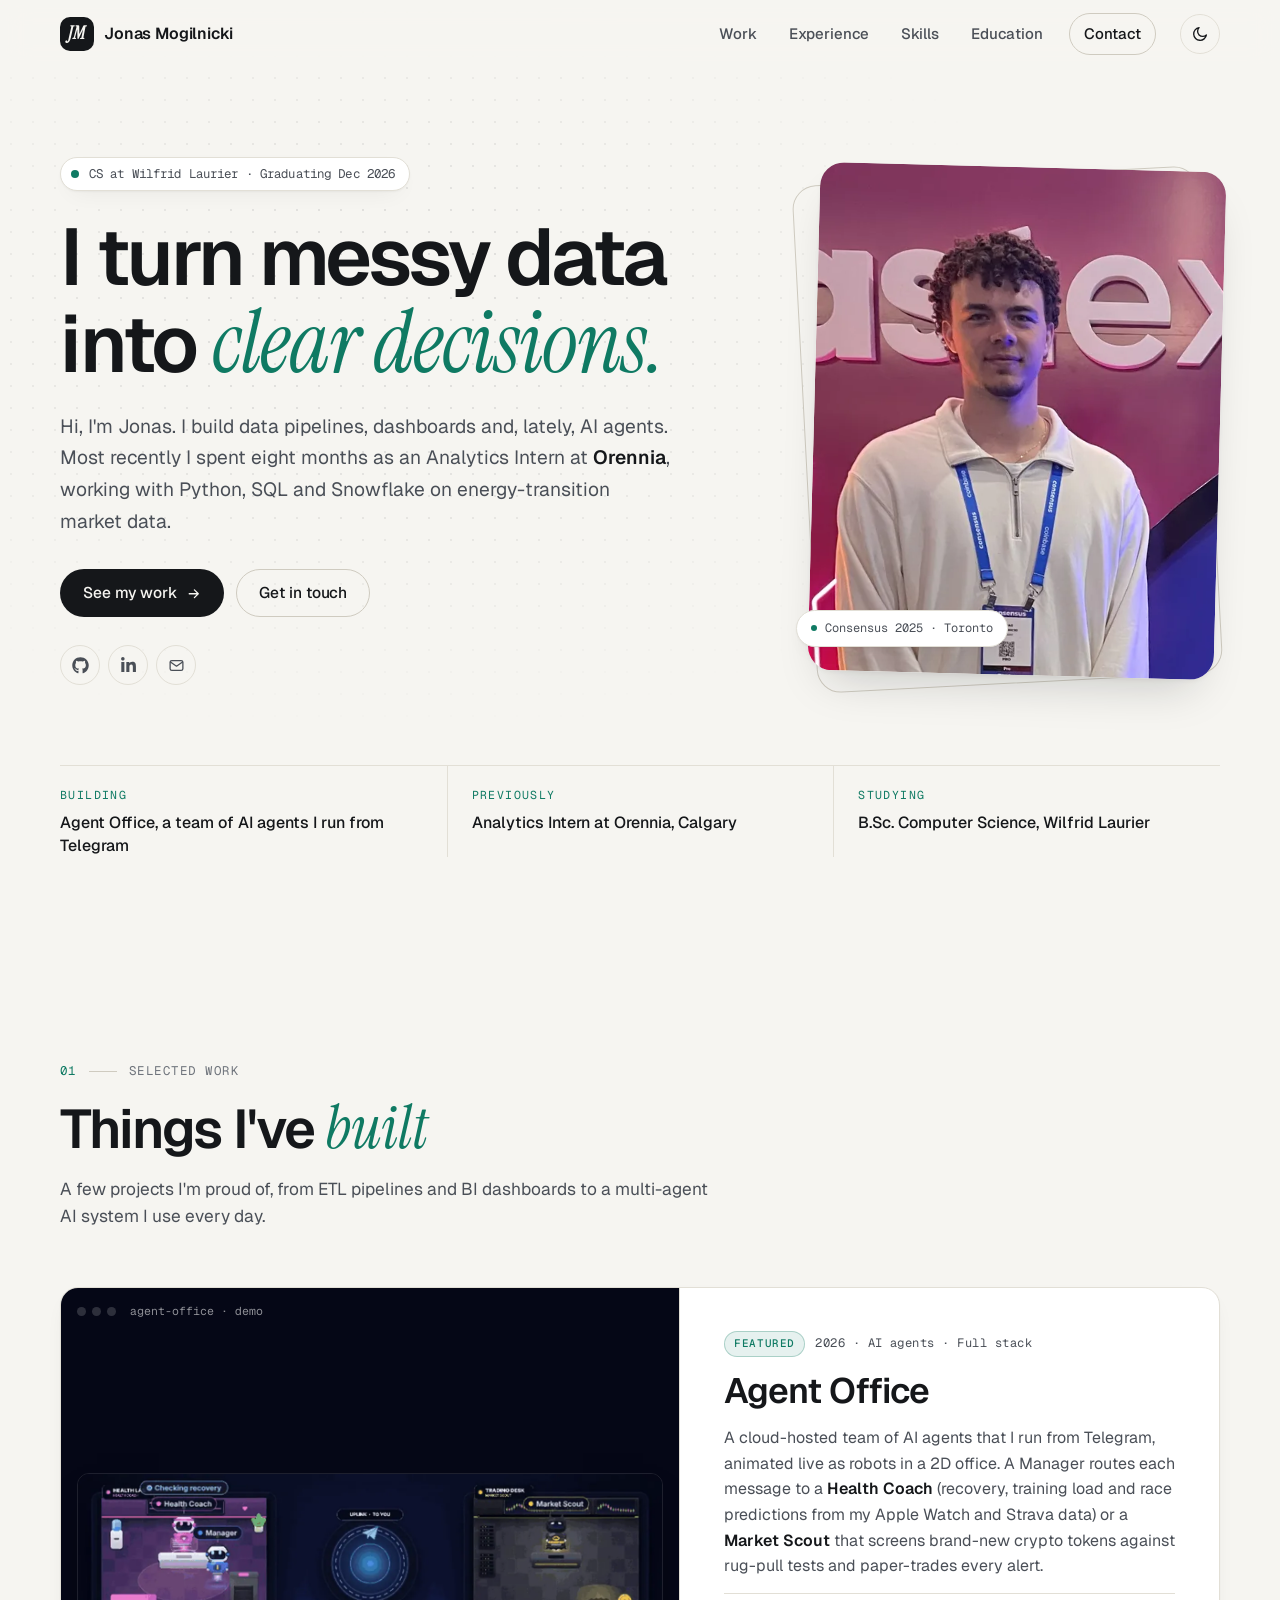
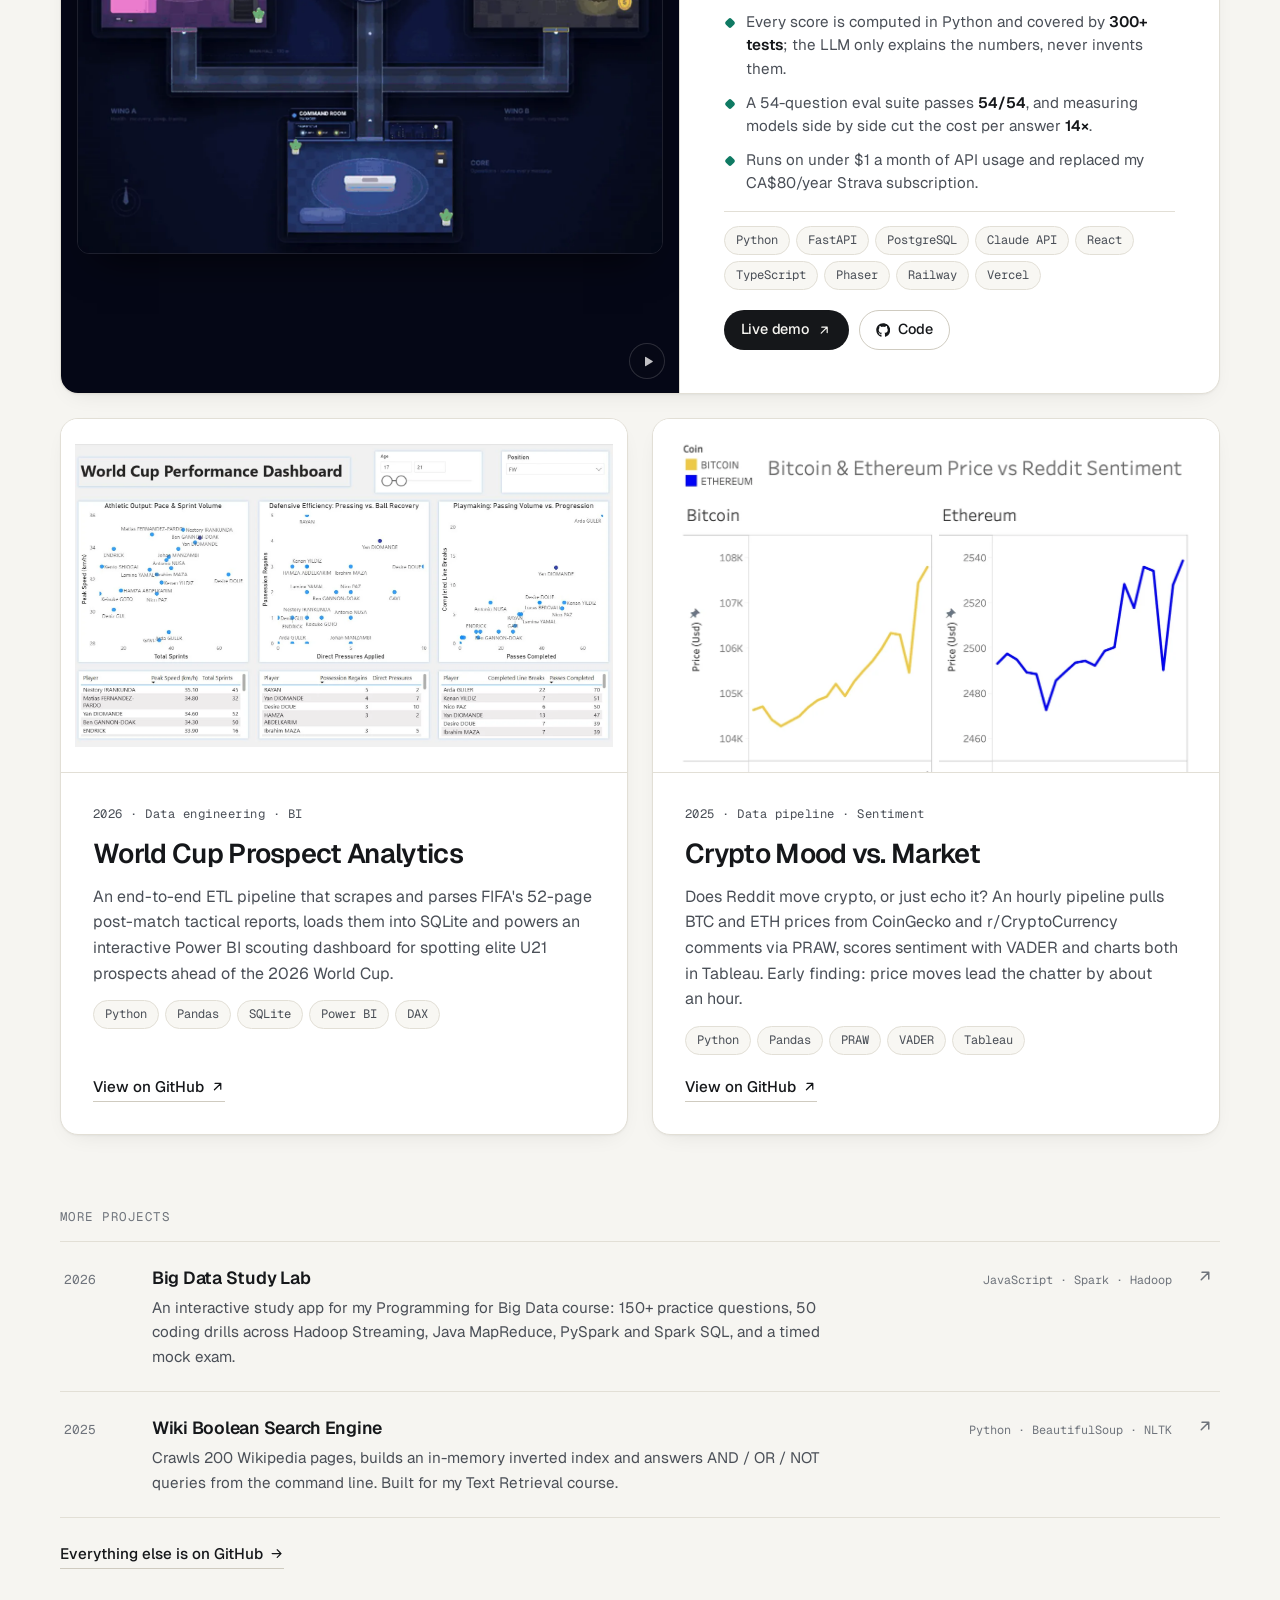
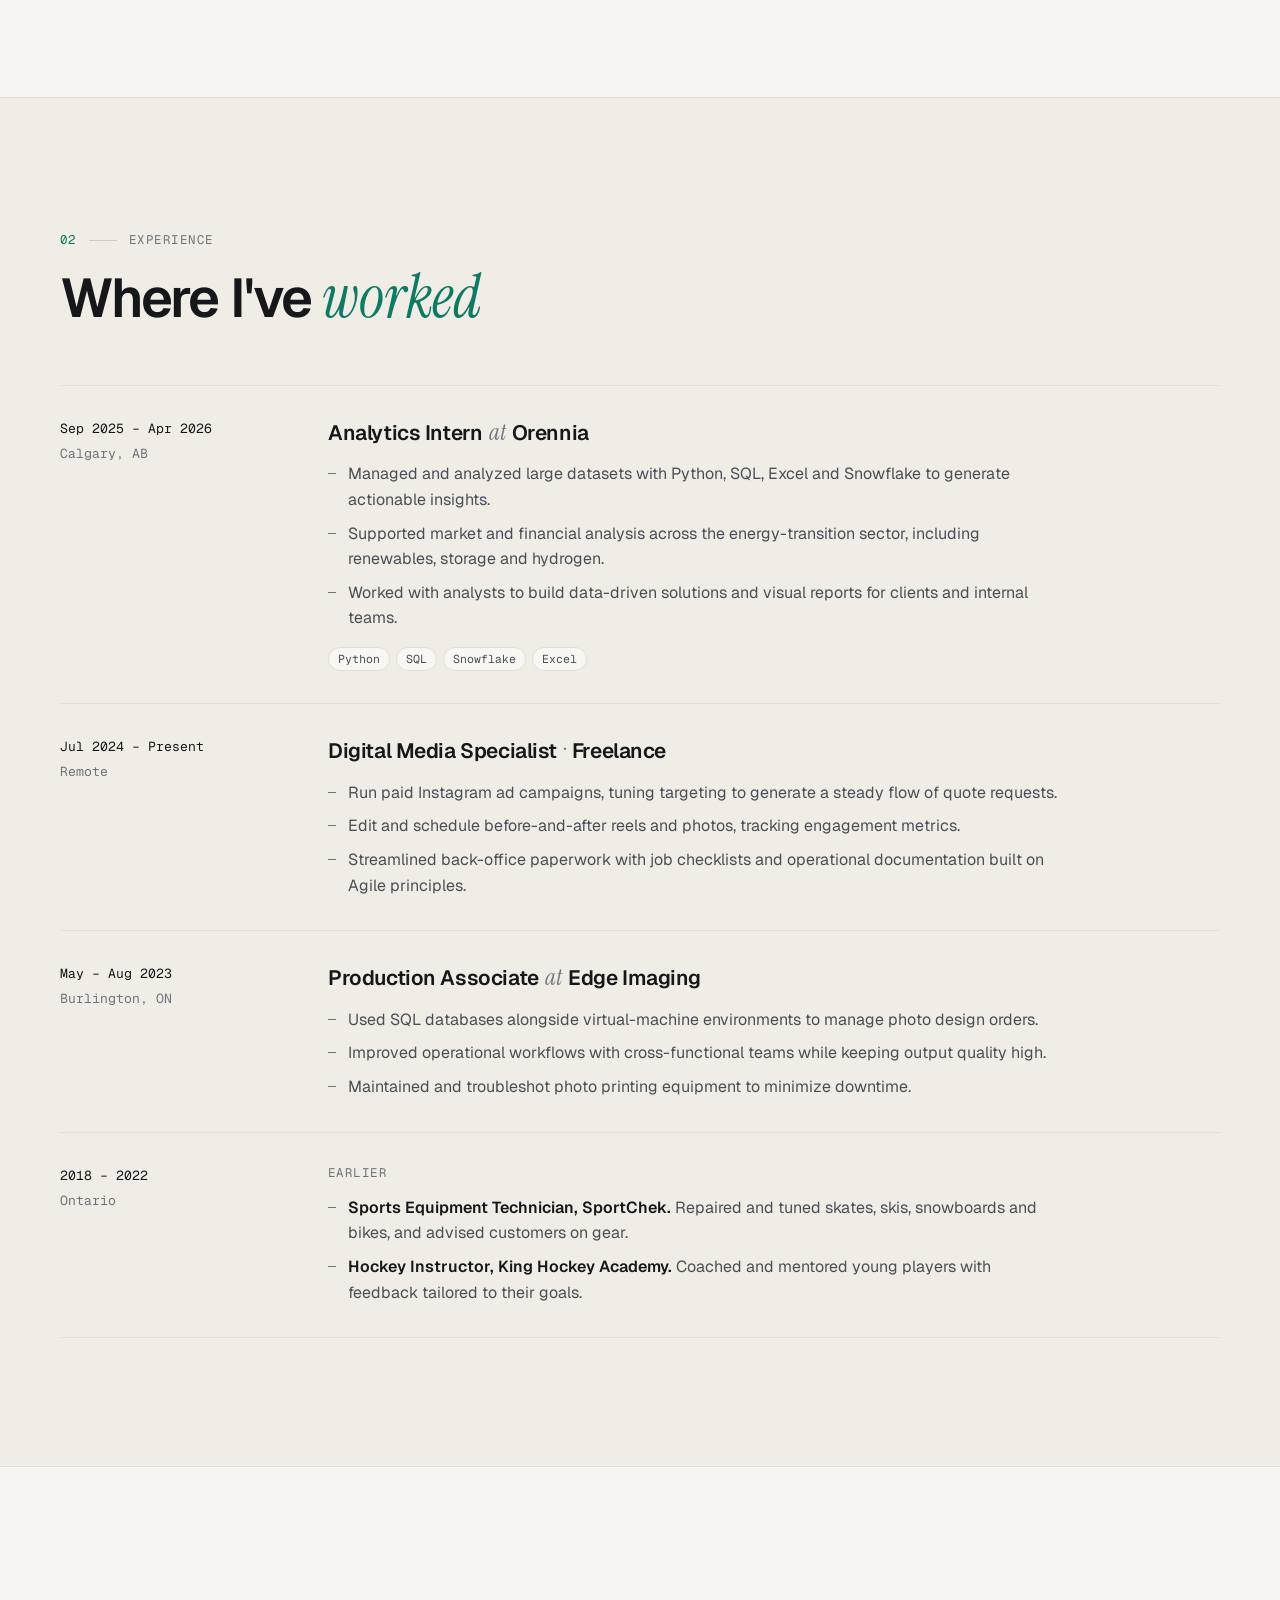
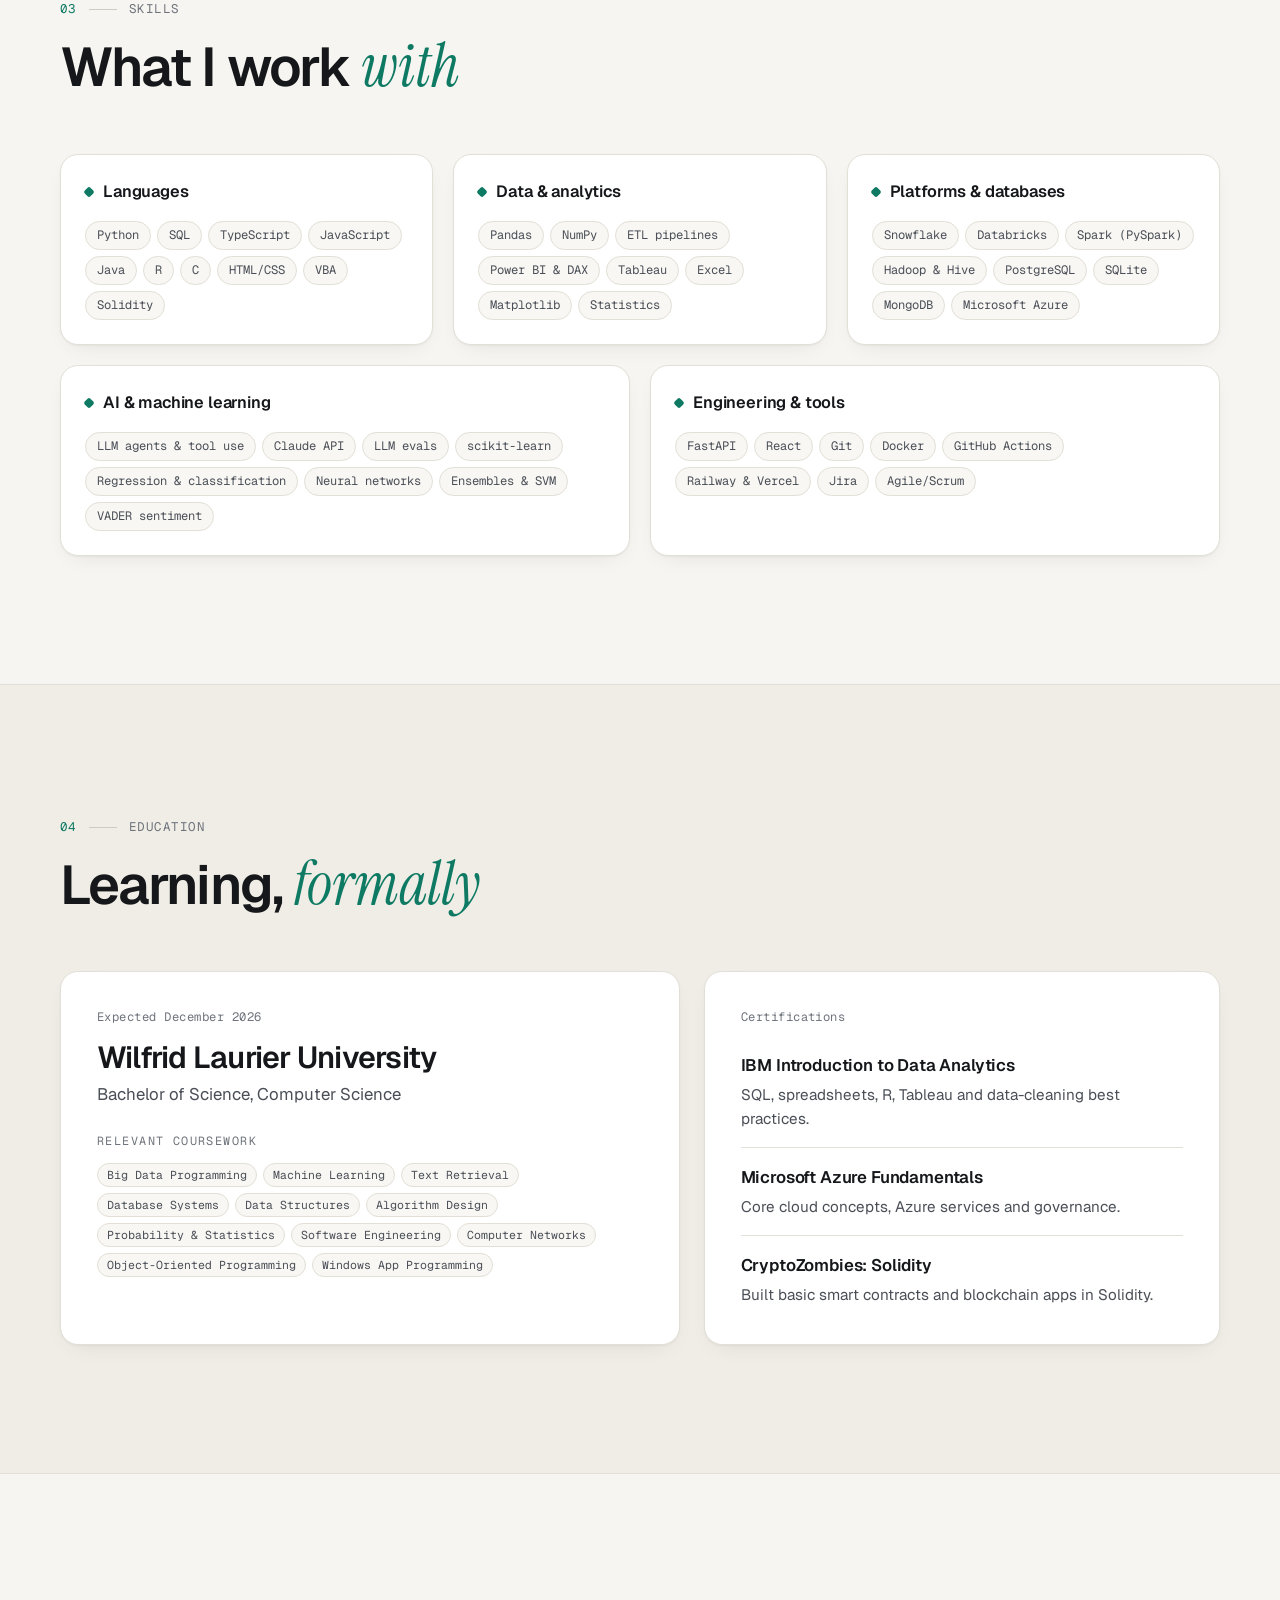
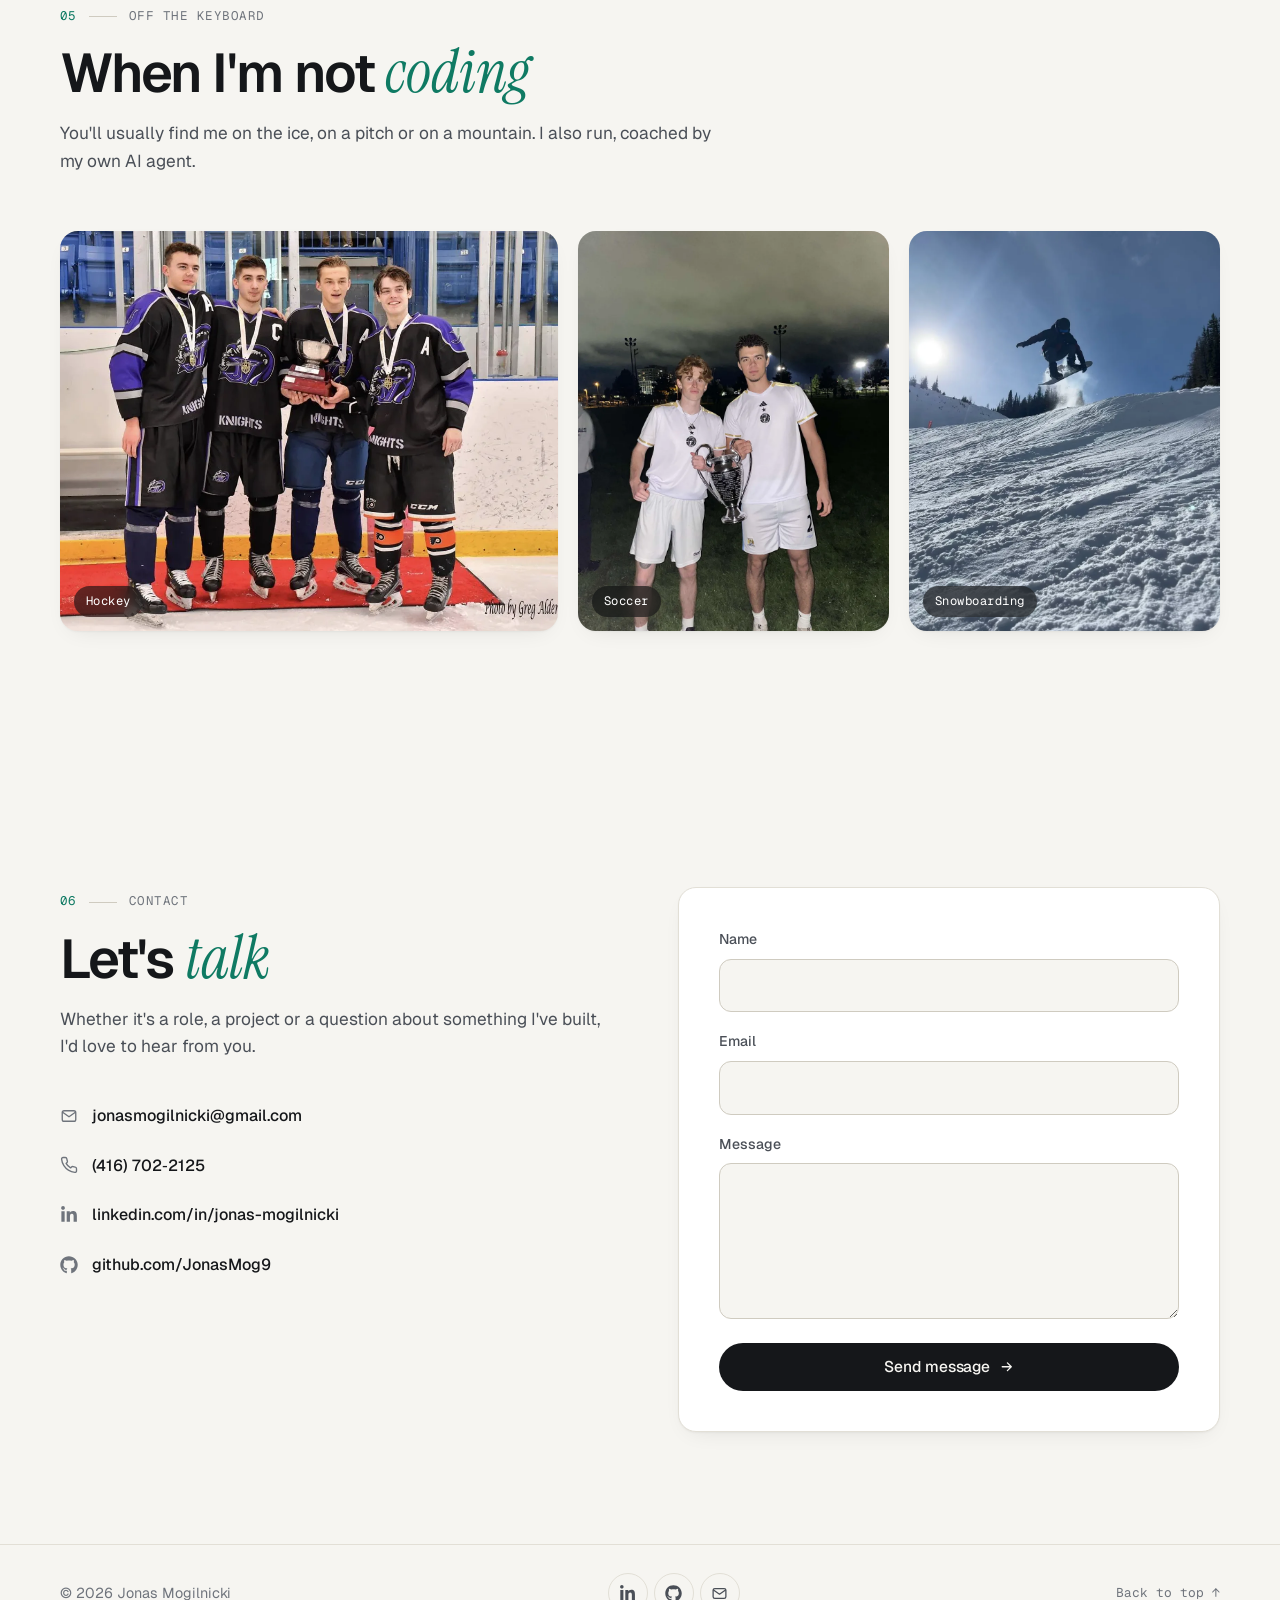
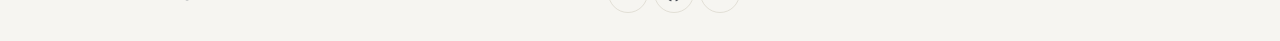
<file: index.html>
<!doctype html>
<html lang="en">
<head>
  <meta charset="utf-8">
  <meta name="viewport" content="width=device-width, initial-scale=1">
  <title>Jonas Mogilnicki · Data &amp; AI</title>
  <meta name="description" content="Jonas Mogilnicki is a final-year Computer Science student at Wilfrid Laurier University who builds data pipelines, dashboards and AI agents.">
  <meta name="theme-color" content="#f6f5f1" media="(prefers-color-scheme: light)">
  <meta name="theme-color" content="#0c0e10" media="(prefers-color-scheme: dark)">
  <link rel="canonical" href="https://jonasmogilnicki.netlify.app/">

  <meta property="og:type" content="website">
  <meta property="og:title" content="Jonas Mogilnicki · Data &amp; AI">
  <meta property="og:description" content="I build data pipelines, dashboards and AI agents. Final-year CS at Wilfrid Laurier, ex-Analytics Intern at Orennia.">
  <meta property="og:url" content="https://jonasmogilnicki.netlify.app/">
  <meta property="og:image" content="https://jonasmogilnicki.netlify.app/images/og.jpg">
  <meta property="og:image:width" content="1200">
  <meta property="og:image:height" content="630">
  <meta name="twitter:card" content="summary_large_image">

  <link rel="icon" href="favicon.svg" type="image/svg+xml">
  <link rel="apple-touch-icon" href="apple-touch-icon.png">

  <link rel="preconnect" href="https://fonts.googleapis.com">
  <link rel="preconnect" href="https://fonts.gstatic.com" crossorigin>
  <link href="https://fonts.googleapis.com/css2?family=Geist:wght@400;500;600&family=Geist+Mono:wght@400;500&family=Instrument+Serif:ital@0;1&display=swap" rel="stylesheet">
  <link rel="stylesheet" href="style.css">

  <script>
    // Apply a saved theme before first paint so the page never flashes the wrong colours.
    (function () {
      try {
        var t = localStorage.getItem("theme");
        if (t === "light" || t === "dark") document.documentElement.setAttribute("data-theme", t);
      } catch (e) {}
    })();
  </script>
  <script src="script.js" defer></script>

  <script type="application/ld+json">
  {
    "@context": "https://schema.org",
    "@type": "Person",
    "name": "Jonas Mogilnicki",
    "url": "https://jonasmogilnicki.netlify.app/",
    "jobTitle": "Computer Science student, data & AI",
    "alumniOf": "Wilfrid Laurier University",
    "sameAs": [
      "https://www.linkedin.com/in/jonas-mogilnicki/",
      "https://github.com/JonasMog9"
    ]
  }
  </script>
</head>
<body>
  <!-- Icons: brand marks from Font Awesome Free 6.5.1 (CC BY 4.0, fontawesome.com/license/free); UI icons drawn for this site. -->
  <svg width="0" height="0" style="position:absolute" aria-hidden="true">
    <symbol id="i-github" viewBox="0 0 496 512"><path fill="currentColor" d="M165.9 397.4c0 2-2.3 3.6-5.2 3.6-3.3.3-5.6-1.3-5.6-3.6 0-2 2.3-3.6 5.2-3.6 3-.3 5.6 1.3 5.6 3.6zm-31.1-4.5c-.7 2 1.3 4.3 4.3 4.9 2.6 1 5.6 0 6.2-2s-1.3-4.3-4.3-5.2c-2.6-.7-5.5.3-6.2 2.3zm44.2-1.7c-2.9.7-4.9 2.6-4.6 4.9.3 2 2.9 3.3 5.9 2.6 2.9-.7 4.9-2.6 4.6-4.6-.3-1.9-3-3.2-5.9-2.9zM244.8 8C106.1 8 0 113.3 0 252c0 110.9 69.8 205.8 169.5 239.2 12.8 2.3 17.3-5.6 17.3-12.1 0-6.2-.3-40.4-.3-61.4 0 0-70 15-84.7-29.8 0 0-11.4-29.1-27.8-36.6 0 0-22.9-15.7 1.6-15.4 0 0 24.9 2 38.6 25.8 21.9 38.6 58.6 27.5 72.9 20.9 2.3-16 8.8-27.1 16-33.7-55.9-6.2-112.3-14.3-112.3-110.5 0-27.5 7.6-41.3 23.6-58.9-2.6-6.5-11.1-33.3 2.6-67.9 20.9-6.5 69 27 69 27 20-5.6 41.5-8.5 62.8-8.5s42.8 2.9 62.8 8.5c0 0 48.1-33.6 69-27 13.7 34.7 5.2 61.4 2.6 67.9 16 17.7 25.8 31.5 25.8 58.9 0 96.5-58.9 104.2-114.8 110.5 9.2 7.9 17 22.9 17 46.4 0 33.7-.3 75.4-.3 83.6 0 6.5 4.6 14.4 17.3 12.1C428.2 457.8 496 362.9 496 252 496 113.3 383.5 8 244.8 8zM97.2 352.9c-1.3 1-1 3.3.7 5.2 1.6 1.6 3.9 2.3 5.2 1 1.3-1 1-3.3-.7-5.2-1.6-1.6-3.9-2.3-5.2-1zm-10.8-8.1c-.7 1.3.3 2.9 2.3 3.9 1.6 1 3.6.7 4.3-.7.7-1.3-.3-2.9-2.3-3.9-2-.6-3.6-.3-4.3.7zm32.4 35.6c-1.6 1.3-1 4.3 1.3 6.2 2.3 2.3 5.2 2.6 6.5 1 1.3-1.3.7-4.3-1.3-6.2-2.2-2.3-5.2-2.6-6.5-1zm-11.4-14.7c-1.6 1-1.6 3.6 0 5.9 1.6 2.3 4.3 3.3 5.6 2.3 1.6-1.3 1.6-3.9 0-6.2-1.4-2.3-4-3.3-5.6-2z"/></symbol>
    <symbol id="i-linkedin" viewBox="0 0 448 512"><path fill="currentColor" d="M100.28 448H7.4V148.9h92.88zM53.79 108.1C24.09 108.1 0 83.5 0 53.8a53.79 53.79 0 0 1 107.58 0c0 29.7-24.1 54.3-53.79 54.3zM447.9 448h-92.68V302.4c0-34.7-.7-79.2-48.29-79.2-48.29 0-55.69 37.7-55.69 76.7V448h-92.78V148.9h89.08v40.8h1.3c12.4-23.5 42.69-48.3 87.88-48.3 94 0 111.28 61.9 111.28 142.3V448z"/></symbol>
    <symbol id="i-arrow" viewBox="0 0 24 24"><path fill="none" stroke="currentColor" stroke-width="2" stroke-linecap="round" stroke-linejoin="round" d="M5 12h14M13 6l6 6-6 6"/></symbol>
    <symbol id="i-out" viewBox="0 0 24 24"><path fill="none" stroke="currentColor" stroke-width="2" stroke-linecap="round" stroke-linejoin="round" d="M7 17 17 7M8 7h9v9"/></symbol>
    <symbol id="i-mail" viewBox="0 0 24 24"><g fill="none" stroke="currentColor" stroke-width="1.8" stroke-linecap="round" stroke-linejoin="round"><rect x="3" y="5" width="18" height="14" rx="2.5"/><path d="m3.5 7 8.5 6 8.5-6"/></g></symbol>
    <symbol id="i-phone" viewBox="0 0 24 24"><path fill="none" stroke="currentColor" stroke-width="1.8" stroke-linecap="round" stroke-linejoin="round" d="M22 16.92v3a2 2 0 0 1-2.18 2 19.79 19.79 0 0 1-8.63-3.07 19.5 19.5 0 0 1-6-6 19.79 19.79 0 0 1-3.07-8.67A2 2 0 0 1 4.11 2h3a2 2 0 0 1 2 1.72c.13.96.36 1.9.7 2.81a2 2 0 0 1-.45 2.11L8.09 9.91a16 16 0 0 0 6 6l1.27-1.27a2 2 0 0 1 2.11-.45c.91.34 1.85.57 2.81.7A2 2 0 0 1 22 16.92z"/></symbol>
    <symbol id="i-sun" viewBox="0 0 24 24"><g fill="none" stroke="currentColor" stroke-width="1.8" stroke-linecap="round"><circle cx="12" cy="12" r="4"/><path d="M12 2.5v2M12 19.5v2M4.6 4.6l1.4 1.4M18 18l1.4 1.4M2.5 12h2M19.5 12h2M4.6 19.4 6 18M18 6l1.4-1.4"/></g></symbol>
    <symbol id="i-moon" viewBox="0 0 24 24"><path fill="none" stroke="currentColor" stroke-width="1.8" stroke-linecap="round" stroke-linejoin="round" d="M20.5 13.2A8.5 8.5 0 1 1 10.8 3.5a6.6 6.6 0 0 0 9.7 9.7z"/></symbol>
    <symbol id="i-menu" viewBox="0 0 24 24"><path fill="none" stroke="currentColor" stroke-width="1.8" stroke-linecap="round" d="M4 7h16M4 12h16M4 17h16"/></symbol>
    <symbol id="i-close" viewBox="0 0 24 24"><path fill="none" stroke="currentColor" stroke-width="1.8" stroke-linecap="round" d="M6 6l12 12M18 6 6 18"/></symbol>
    <symbol id="i-check" viewBox="0 0 24 24"><path fill="none" stroke="currentColor" stroke-width="2.2" stroke-linecap="round" stroke-linejoin="round" d="M20 6 9 17l-5-5"/></symbol>
    <symbol id="i-pause" viewBox="0 0 24 24"><path fill="none" stroke="currentColor" stroke-width="2.4" stroke-linecap="round" d="M9 6v12M15 6v12"/></symbol>
    <symbol id="i-play" viewBox="0 0 24 24"><path fill="currentColor" d="M8 5.5v13a1 1 0 0 0 1.5.86l10.5-6.5a1 1 0 0 0 0-1.72L9.5 4.64A1 1 0 0 0 8 5.5z"/></symbol>
  </svg>

  <a class="skip-link" href="#main">Skip to content</a>

  <header class="site-header" id="top">
    <div class="wrap nav">
      <a class="brand" href="#top" aria-label="Jonas Mogilnicki, back to top">
        <span class="brand-mark" aria-hidden="true">JM</span>
        <span class="brand-name">Jonas Mogilnicki</span>
      </a>

      <nav class="nav-links" id="nav-links" aria-label="Main">
        <a href="#work">Work</a>
        <a href="#experience">Experience</a>
        <a href="#skills">Skills</a>
        <a href="#education">Education</a>
        <a href="#contact" class="nav-cta">Contact</a>
      </nav>

      <div class="nav-tools">
        <button class="icon-btn theme-toggle" type="button" aria-label="Switch colour theme">
          <svg class="i-sun"><use href="#i-sun"/></svg>
          <svg class="i-moon"><use href="#i-moon"/></svg>
        </button>
        <button class="icon-btn menu-toggle" type="button" aria-expanded="false" aria-controls="nav-links" aria-label="Open menu">
          <svg class="i-menu"><use href="#i-menu"/></svg>
          <svg class="i-close"><use href="#i-close"/></svg>
        </button>
      </div>
    </div>
  </header>

  <main id="main">
    <!-- ============================== Hero ============================== -->
    <section class="hero" aria-labelledby="hero-title">
      <div class="wrap hero-grid">
        <div class="hero-copy">
          <p class="status"><span class="status-dot" aria-hidden="true"></span>CS at Wilfrid Laurier · Graduating Dec 2026</p>
          <h1 id="hero-title">I turn messy data into <em>clear decisions.</em></h1>
          <p class="lead">
            Hi, I'm Jonas. I build data pipelines, dashboards and, lately, AI agents.
            Most recently I spent eight months as an Analytics Intern at <strong>Orennia</strong>,
            working with Python, SQL and Snowflake on energy-transition market data.
          </p>
          <div class="hero-actions">
            <a class="btn btn-primary" href="#work">See my work <svg class="ico"><use href="#i-arrow"/></svg></a>
            <a class="btn btn-ghost" href="#contact">Get in touch</a>
          </div>
          <ul class="hero-social">
            <li><a href="https://github.com/JonasMog9" target="_blank" rel="noopener" aria-label="GitHub"><svg><use href="#i-github"/></svg></a></li>
            <li><a href="https://www.linkedin.com/in/jonas-mogilnicki/" target="_blank" rel="noopener" aria-label="LinkedIn"><svg><use href="#i-linkedin"/></svg></a></li>
            <li><a href="mailto:jonasmogilnicki@gmail.com" aria-label="Email"><svg><use href="#i-mail"/></svg></a></li>
          </ul>
        </div>

        <figure class="hero-photo">
          <picture>
            <source media="(max-width: 860px)" srcset="images/jonas-square.webp" width="640" height="640">
            <img src="images/jonas-consensus.webp" width="1000" height="1250" alt="Jonas standing in front of the CoinDesk Consensus 2025 sign" fetchpriority="high">
          </picture>
          <figcaption><span class="dot" aria-hidden="true"></span>Consensus 2025 · Toronto</figcaption>
        </figure>
      </div>

      <div class="wrap">
        <dl class="now-strip">
          <div>
            <dt>Building</dt>
            <dd>Agent Office, a team of AI agents I run from Telegram</dd>
          </div>
          <div>
            <dt>Previously</dt>
            <dd>Analytics Intern at Orennia, Calgary</dd>
          </div>
          <div>
            <dt>Studying</dt>
            <dd>B.Sc. Computer Science, Wilfrid Laurier</dd>
          </div>
        </dl>
      </div>
    </section>

    <!-- ============================== Work ============================== -->
    <section class="section" id="work" aria-labelledby="work-title">
      <div class="wrap">
        <header class="section-head" data-reveal>
          <p class="eyebrow"><span>01</span>Selected work</p>
          <h2 id="work-title">Things I've <em>built</em></h2>
          <p class="section-lead">A few projects I'm proud of, from ETL pipelines and BI dashboards to a multi-agent AI system I use every day.</p>
        </header>

        <!-- Featured: Agent Office -->
        <article class="project project-featured" data-reveal>
          <div class="project-media media-dark">
            <div class="media-bar" aria-hidden="true"><i></i><i></i><i></i><span>agent-office · demo</span></div>
            <video class="demo-video" autoplay muted loop playsinline preload="metadata" poster="images/agent-office-poster.webp" width="1280" height="830" aria-label="Animated demo of Agent Office: robot agents moving between rooms of a 2D office as they handle a message">
              <source src="images/agent-office.mp4" type="video/mp4">
            </video>
            <button class="video-toggle" type="button" aria-label="Pause animation">
              <svg class="i-pause"><use href="#i-pause"/></svg>
              <svg class="i-play"><use href="#i-play"/></svg>
            </button>
          </div>
          <div class="project-body">
            <p class="project-meta"><span class="tag-accent">Featured</span> 2026 · AI agents · Full stack</p>
            <h3>Agent Office</h3>
            <p>
              A cloud-hosted team of AI agents that I run from Telegram, animated live as robots in a 2D office.
              A Manager routes each message to a <strong>Health Coach</strong> (recovery, training load and race
              predictions from my Apple Watch and Strava data) or a <strong>Market Scout</strong> that screens brand-new
              crypto tokens against rug-pull tests and paper-trades every alert.
            </p>
            <ul class="highlights">
              <li>Every score is computed in Python and covered by <strong>300+ tests</strong>; the LLM only explains the numbers, never invents them.</li>
              <li>A 54-question eval suite passes <strong>54/54</strong>, and measuring models side by side cut the cost per answer <strong>14×</strong>.</li>
              <li>Runs on under $1 a month of API usage and replaced my CA$80/year Strava subscription.</li>
            </ul>
            <ul class="chips">
              <li>Python</li><li>FastAPI</li><li>PostgreSQL</li><li>Claude API</li><li>React</li><li>TypeScript</li><li>Phaser</li><li>Railway</li><li>Vercel</li>
            </ul>
            <div class="project-links">
              <a class="btn btn-primary btn-sm" href="https://agent-office-tau-five.vercel.app/" target="_blank" rel="noopener">Live demo <svg class="ico"><use href="#i-out"/></svg></a>
              <a class="btn btn-ghost btn-sm" href="https://github.com/JonasMog9/agent-office" target="_blank" rel="noopener"><svg class="ico"><use href="#i-github"/></svg> Code</a>
            </div>
          </div>
        </article>

        <div class="project-grid">
          <article class="project" data-reveal>
            <a class="project-media media-light" href="https://github.com/JonasMog9/world-cup-analytics" target="_blank" rel="noopener" tabindex="-1" aria-hidden="true">
              <img src="images/world-cup-dashboard.webp" width="1532" height="861" alt="" loading="lazy">
            </a>
            <div class="project-body">
              <p class="project-meta">2026 · Data engineering · BI</p>
              <h3>World Cup Prospect Analytics</h3>
              <p>
                An end-to-end ETL pipeline that scrapes and parses FIFA's 52-page post-match tactical reports,
                loads them into SQLite and powers an interactive Power BI scouting dashboard for spotting elite
                U21 prospects ahead of the 2026 World Cup.
              </p>
              <ul class="chips">
                <li>Python</li><li>Pandas</li><li>SQLite</li><li>Power BI</li><li>DAX</li>
              </ul>
              <div class="project-links">
                <a class="text-link" href="https://github.com/JonasMog9/world-cup-analytics" target="_blank" rel="noopener">View on GitHub <svg class="ico"><use href="#i-out"/></svg></a>
              </div>
            </div>
          </article>

          <article class="project" data-reveal>
            <a class="project-media media-light media-top" href="https://github.com/JonasMog9/mood_markets_pipeline" target="_blank" rel="noopener" tabindex="-1" aria-hidden="true">
              <img src="images/mood-markets-tableau.webp" width="1100" height="1395" alt="" loading="lazy">
            </a>
            <div class="project-body">
              <p class="project-meta">2025 · Data pipeline · Sentiment</p>
              <h3>Crypto Mood vs. Market</h3>
              <p>
                Does Reddit move crypto, or just echo it? An hourly pipeline pulls BTC and ETH prices from CoinGecko and
                r/CryptoCurrency comments via PRAW, scores sentiment with VADER and charts both in Tableau. Early finding:
                price moves lead the chatter by about an hour.
              </p>
              <ul class="chips">
                <li>Python</li><li>Pandas</li><li>PRAW</li><li>VADER</li><li>Tableau</li>
              </ul>
              <div class="project-links">
                <a class="text-link" href="https://github.com/JonasMog9/mood_markets_pipeline" target="_blank" rel="noopener">View on GitHub <svg class="ico"><use href="#i-out"/></svg></a>
              </div>
            </div>
          </article>
        </div>

        <div class="more-projects" data-reveal>
          <h3 class="more-title">More projects</h3>
          <ul class="more-list">
            <li>
              <a href="https://github.com/JonasMog9/CP422-Big-Data-Study-program" target="_blank" rel="noopener">
                <span class="more-year">2026</span>
                <span class="more-main">
                  <span class="more-name">Big Data Study Lab</span>
                  <span class="more-desc">An interactive study app for my Programming for Big Data course: 150+ practice questions, 50 coding drills across Hadoop Streaming, Java MapReduce, PySpark and Spark SQL, and a timed mock exam.</span>
                </span>
                <span class="more-tags">JavaScript · Spark · Hadoop</span>
                <svg class="ico more-arrow" aria-hidden="true"><use href="#i-out"/></svg>
              </a>
            </li>
            <li>
              <a href="https://github.com/JonasMog9/wiki-boolean-search" target="_blank" rel="noopener">
                <span class="more-year">2025</span>
                <span class="more-main">
                  <span class="more-name">Wiki Boolean Search Engine</span>
                  <span class="more-desc">Crawls 200 Wikipedia pages, builds an in-memory inverted index and answers AND / OR / NOT queries from the command line. Built for my Text Retrieval course.</span>
                </span>
                <span class="more-tags">Python · BeautifulSoup · NLTK</span>
                <svg class="ico more-arrow" aria-hidden="true"><use href="#i-out"/></svg>
              </a>
            </li>
          </ul>
          <a class="text-link more-github" href="https://github.com/JonasMog9?tab=repositories" target="_blank" rel="noopener">Everything else is on GitHub <svg class="ico"><use href="#i-arrow"/></svg></a>
        </div>
      </div>
    </section>

    <!-- ============================== Experience ============================== -->
    <section class="section section-alt" id="experience" aria-labelledby="experience-title">
      <div class="wrap">
        <header class="section-head" data-reveal>
          <p class="eyebrow"><span>02</span>Experience</p>
          <h2 id="experience-title">Where I've <em>worked</em></h2>
        </header>

        <ol class="timeline">
          <li class="job" data-reveal>
            <div class="job-when">
              <span>Sep 2025 – Apr 2026</span>
              <span class="job-where">Calgary, AB</span>
            </div>
            <div class="job-body">
              <h3>Analytics Intern <span class="at">at</span> Orennia</h3>
              <ul>
                <li>Managed and analyzed large datasets with Python, SQL, Excel and Snowflake to generate actionable insights.</li>
                <li>Supported market and financial analysis across the energy-transition sector, including renewables, storage and hydrogen.</li>
                <li>Worked with analysts to build data-driven solutions and visual reports for clients and internal teams.</li>
              </ul>
              <ul class="chips chips-sm"><li>Python</li><li>SQL</li><li>Snowflake</li><li>Excel</li></ul>
            </div>
          </li>

          <li class="job" data-reveal>
            <div class="job-when">
              <span>Jul 2024 – Present</span>
              <span class="job-where">Remote</span>
            </div>
            <div class="job-body">
              <h3>Digital Media Specialist <span class="at">·</span> Freelance</h3>
              <ul>
                <li>Run paid Instagram ad campaigns, tuning targeting to generate a steady flow of quote requests.</li>
                <li>Edit and schedule before-and-after reels and photos, tracking engagement metrics.</li>
                <li>Streamlined back-office paperwork with job checklists and operational documentation built on Agile principles.</li>
              </ul>
            </div>
          </li>

          <li class="job" data-reveal>
            <div class="job-when">
              <span>May – Aug 2023</span>
              <span class="job-where">Burlington, ON</span>
            </div>
            <div class="job-body">
              <h3>Production Associate <span class="at">at</span> Edge Imaging</h3>
              <ul>
                <li>Used SQL databases alongside virtual-machine environments to manage photo design orders.</li>
                <li>Improved operational workflows with cross-functional teams while keeping output quality high.</li>
                <li>Maintained and troubleshot photo printing equipment to minimize downtime.</li>
              </ul>
            </div>
          </li>

          <li class="job job-earlier" data-reveal>
            <div class="job-when">
              <span>2018 – 2022</span>
              <span class="job-where">Ontario</span>
            </div>
            <div class="job-body">
              <h3>Earlier</h3>
              <ul class="earlier-list">
                <li><strong>Sports Equipment Technician, SportChek.</strong> Repaired and tuned skates, skis, snowboards and bikes, and advised customers on gear.</li>
                <li><strong>Hockey Instructor, King Hockey Academy.</strong> Coached and mentored young players with feedback tailored to their goals.</li>
              </ul>
            </div>
          </li>
        </ol>
      </div>
    </section>

    <!-- ============================== Skills ============================== -->
    <section class="section" id="skills" aria-labelledby="skills-title">
      <div class="wrap">
        <header class="section-head" data-reveal>
          <p class="eyebrow"><span>03</span>Skills</p>
          <h2 id="skills-title">What I work <em>with</em></h2>
        </header>

        <div class="skills-grid">
          <div class="skill-group" data-reveal>
            <h3>Languages</h3>
            <ul class="chips"><li>Python</li><li>SQL</li><li>TypeScript</li><li>JavaScript</li><li>Java</li><li>R</li><li>C</li><li>HTML/CSS</li><li>VBA</li><li>Solidity</li></ul>
          </div>
          <div class="skill-group" data-reveal>
            <h3>Data &amp; analytics</h3>
            <ul class="chips"><li>Pandas</li><li>NumPy</li><li>ETL pipelines</li><li>Power BI &amp; DAX</li><li>Tableau</li><li>Excel</li><li>Matplotlib</li><li>Statistics</li></ul>
          </div>
          <div class="skill-group" data-reveal>
            <h3>Platforms &amp; databases</h3>
            <ul class="chips"><li>Snowflake</li><li>Databricks</li><li>Spark (PySpark)</li><li>Hadoop &amp; Hive</li><li>PostgreSQL</li><li>SQLite</li><li>MongoDB</li><li>Microsoft Azure</li></ul>
          </div>
          <div class="skill-group" data-reveal>
            <h3>AI &amp; machine learning</h3>
            <ul class="chips"><li>LLM agents &amp; tool use</li><li>Claude API</li><li>LLM evals</li><li>scikit-learn</li><li>Regression &amp; classification</li><li>Neural networks</li><li>Ensembles &amp; SVM</li><li>VADER sentiment</li></ul>
          </div>
          <div class="skill-group" data-reveal>
            <h3>Engineering &amp; tools</h3>
            <ul class="chips"><li>FastAPI</li><li>React</li><li>Git</li><li>Docker</li><li>GitHub Actions</li><li>Railway &amp; Vercel</li><li>Jira</li><li>Agile/Scrum</li></ul>
          </div>
        </div>
      </div>
    </section>

    <!-- ============================== Education ============================== -->
    <section class="section section-alt" id="education" aria-labelledby="education-title">
      <div class="wrap">
        <header class="section-head" data-reveal>
          <p class="eyebrow"><span>04</span>Education</p>
          <h2 id="education-title">Learning, <em>formally</em></h2>
        </header>

        <div class="edu-grid">
          <article class="card edu-card" data-reveal>
            <p class="project-meta">Expected December 2026</p>
            <h3>Wilfrid Laurier University</h3>
            <p class="edu-degree">Bachelor of Science, Computer Science</p>
            <h4>Relevant coursework</h4>
            <ul class="chips chips-sm">
              <li>Big Data Programming</li><li>Machine Learning</li><li>Text Retrieval</li><li>Database Systems</li><li>Data Structures</li><li>Algorithm Design</li><li>Probability &amp; Statistics</li><li>Software Engineering</li><li>Computer Networks</li><li>Object-Oriented Programming</li><li>Windows App Programming</li>
            </ul>
          </article>

          <article class="card cert-card" data-reveal>
            <p class="project-meta">Certifications</p>
            <ul class="cert-list">
              <li>
                <h3>IBM Introduction to Data Analytics</h3>
                <p>SQL, spreadsheets, R, Tableau and data-cleaning best practices.</p>
              </li>
              <li>
                <h3>Microsoft Azure Fundamentals</h3>
                <p>Core cloud concepts, Azure services and governance.</p>
              </li>
              <li>
                <h3>CryptoZombies: Solidity</h3>
                <p>Built basic smart contracts and blockchain apps in Solidity.</p>
              </li>
            </ul>
          </article>
        </div>
      </div>
    </section>

    <!-- ============================== Beyond ============================== -->
    <section class="section" id="beyond" aria-labelledby="beyond-title">
      <div class="wrap">
        <header class="section-head" data-reveal>
          <p class="eyebrow"><span>05</span>Off the keyboard</p>
          <h2 id="beyond-title">When I'm not <em>coding</em></h2>
          <p class="section-lead">
            You'll usually find me on the ice, on a pitch or on a mountain. I also run, coached by my own AI agent.
          </p>
        </header>

        <div class="life-grid">
          <figure class="life-card life-wide" data-reveal>
            <img src="images/hockey.webp" width="1125" height="748" alt="Jonas with three hockey teammates holding a trophy on the ice" loading="lazy">
            <figcaption>Hockey</figcaption>
          </figure>
          <figure class="life-card" data-reveal>
            <img src="images/soccer.webp" width="900" height="1200" alt="Jonas and a teammate in white kits holding a trophy after a night game" loading="lazy" style="object-position: center 35%">
            <figcaption>Soccer</figcaption>
          </figure>
          <figure class="life-card" data-reveal>
            <img src="images/snowboarding.webp" width="900" height="1200" alt="Jonas mid-air on a snowboard against a bright sky" loading="lazy" style="object-position: center 30%">
            <figcaption>Snowboarding</figcaption>
          </figure>
        </div>
      </div>
    </section>

    <!-- ============================== Contact ============================== -->
    <section class="section section-contact" id="contact" aria-labelledby="contact-title">
      <div class="wrap contact-grid">
        <div class="contact-copy" data-reveal>
          <p class="eyebrow"><span>06</span>Contact</p>
          <h2 id="contact-title">Let's <em>talk</em></h2>
          <p class="section-lead">Whether it's a role, a project or a question about something I've built, I'd love to hear from you.</p>
          <ul class="contact-list">
            <li><a href="mailto:jonasmogilnicki@gmail.com"><svg class="ico"><use href="#i-mail"/></svg>jonasmogilnicki@gmail.com</a></li>
            <li><a href="tel:+14167022125"><svg class="ico"><use href="#i-phone"/></svg>(416)&nbsp;702&#8209;2125</a></li>
            <li><a href="https://www.linkedin.com/in/jonas-mogilnicki/" target="_blank" rel="noopener"><svg class="ico"><use href="#i-linkedin"/></svg>linkedin.com/in/jonas-mogilnicki</a></li>
            <li><a href="https://github.com/JonasMog9" target="_blank" rel="noopener"><svg class="ico"><use href="#i-github"/></svg>github.com/JonasMog9</a></li>
          </ul>
        </div>

        <div class="card form-card" data-reveal>
          <form name="contact" method="POST" action="/success/" data-netlify="true" netlify-honeypot="bot-field" class="contact-form">
            <input type="hidden" name="form-name" value="contact">
            <p class="visually-hidden">
              <label>Don't fill this out if you're human: <input type="text" name="bot-field" tabindex="-1" autocomplete="off"></label>
            </p>
            <div class="field">
              <label for="f-name">Name</label>
              <input id="f-name" type="text" name="name" autocomplete="name" required>
            </div>
            <div class="field">
              <label for="f-email">Email</label>
              <input id="f-email" type="email" name="email" autocomplete="email" required>
            </div>
            <div class="field">
              <label for="f-message">Message</label>
              <textarea id="f-message" name="message" rows="5" required></textarea>
            </div>
            <button type="submit" class="btn btn-primary btn-block">Send message <svg class="ico"><use href="#i-arrow"/></svg></button>
            <p class="form-error" role="alert" hidden>Something went wrong sending that. Please email me directly at <a href="mailto:jonasmogilnicki@gmail.com">jonasmogilnicki@gmail.com</a>.</p>
          </form>
          <div class="form-success" hidden tabindex="-1">
            <span class="success-badge"><svg class="ico"><use href="#i-check"/></svg></span>
            <h3>Thanks, message sent!</h3>
            <p>I'll get back to you as soon as I can.</p>
          </div>
        </div>
      </div>
    </section>
  </main>

  <footer class="site-footer">
    <div class="wrap footer-inner">
      <p>© <span id="year">2026</span> Jonas Mogilnicki</p>
      <ul class="footer-social">
        <li><a href="https://www.linkedin.com/in/jonas-mogilnicki/" target="_blank" rel="noopener" aria-label="LinkedIn"><svg><use href="#i-linkedin"/></svg></a></li>
        <li><a href="https://github.com/JonasMog9" target="_blank" rel="noopener" aria-label="GitHub"><svg><use href="#i-github"/></svg></a></li>
        <li><a href="mailto:jonasmogilnicki@gmail.com" aria-label="Email"><svg><use href="#i-mail"/></svg></a></li>
      </ul>
      <a class="back-top" href="#top">Back to top ↑</a>
    </div>
  </footer>
</body>
</html>
</file>
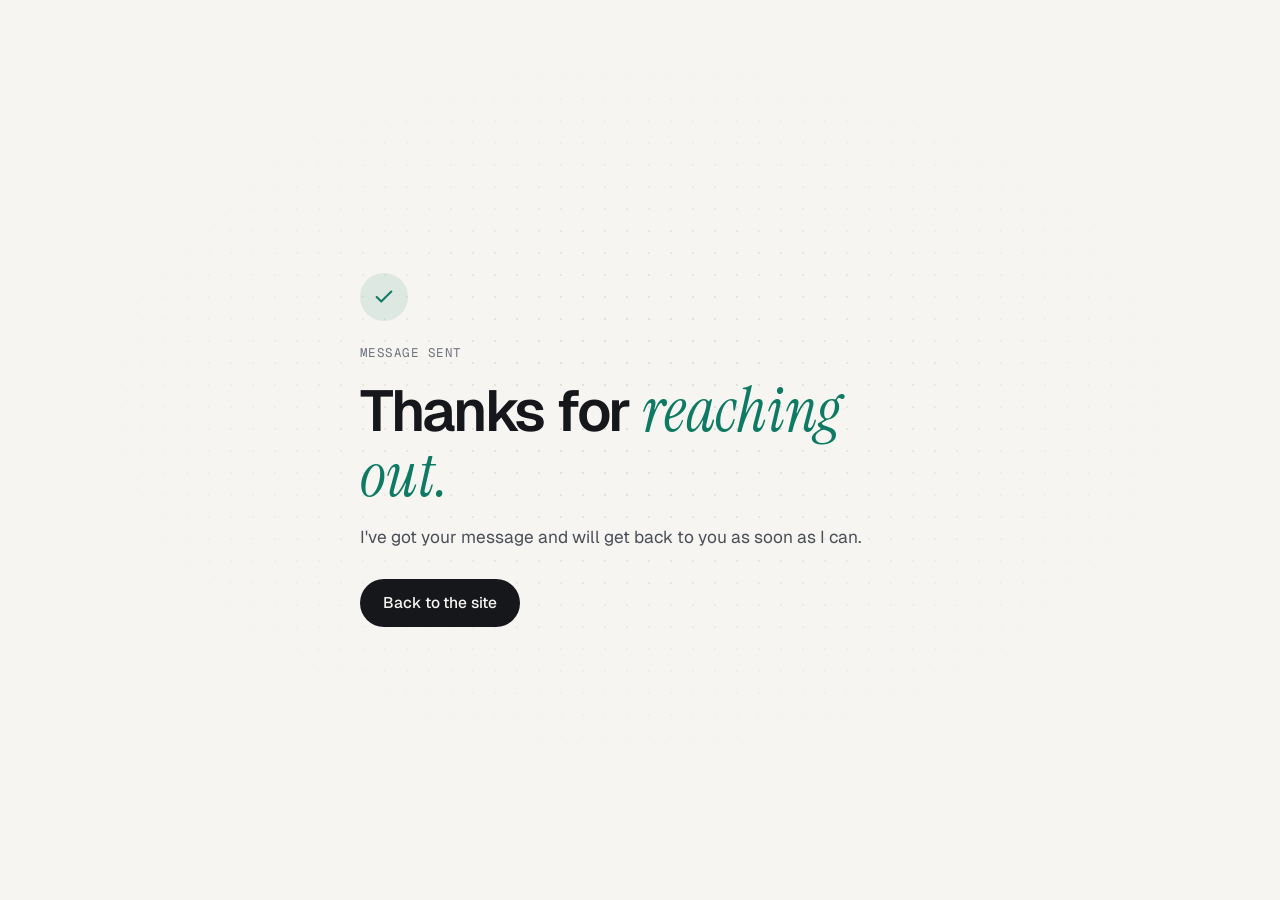
<file: success/index.html>
<!doctype html>
<html lang="en">
<head>
  <meta charset="utf-8">
  <meta name="viewport" content="width=device-width, initial-scale=1">
  <title>Message sent · Jonas Mogilnicki</title>
  <meta name="robots" content="noindex">
  <meta name="theme-color" content="#f6f5f1" media="(prefers-color-scheme: light)">
  <meta name="theme-color" content="#0c0e10" media="(prefers-color-scheme: dark)">
  <link rel="icon" href="../favicon.svg" type="image/svg+xml">
  <link rel="preconnect" href="https://fonts.googleapis.com">
  <link rel="preconnect" href="https://fonts.gstatic.com" crossorigin>
  <link href="https://fonts.googleapis.com/css2?family=Geist:wght@400;500;600&family=Geist+Mono:wght@400;500&family=Instrument+Serif:ital@0;1&display=swap" rel="stylesheet">
  <link rel="stylesheet" href="../style.css">
  <script>
    (function () {
      try {
        var t = localStorage.getItem("theme");
        if (t === "light" || t === "dark") document.documentElement.setAttribute("data-theme", t);
      } catch (e) {}
    })();
  </script>
</head>
<body>
  <main class="simple-page">
    <div class="simple-card">
      <span class="success-badge" aria-hidden="true">
        <svg class="ico" viewBox="0 0 24 24"><path fill="none" stroke="currentColor" stroke-width="2.2" stroke-linecap="round" stroke-linejoin="round" d="M20 6 9 17l-5-5"/></svg>
      </span>
      <p class="eyebrow">Message sent</p>
      <h1>Thanks for <em>reaching out.</em></h1>
      <p class="section-lead">I've got your message and will get back to you as soon as I can.</p>
      <a class="btn btn-primary" href="../">Back to the site</a>
    </div>
  </main>
</body>
</html>
</file>
<file: style.css>
/* ==========================================================================
   Jonas Mogilnicki · portfolio
   Light by default, dark when the OS asks for it, toggle overrides either.
   ========================================================================== */

:root {
  --bg: #f6f5f1;
  --bg-alt: #efede6;
  --surface: #ffffff;
  --surface-2: #f8f7f3;
  --text: #15171a;
  --text-2: #4a4f57;
  --text-3: #6f747c;
  --line: #e2dfd6;
  --line-strong: #cfcbc0;
  --accent: #0f7a63;
  --accent-ink: #ffffff;
  --accent-soft: rgba(15, 122, 99, 0.1);
  --accent-line: rgba(15, 122, 99, 0.28);
  --shadow: 0 1px 2px rgba(20, 22, 26, 0.04), 0 8px 24px -12px rgba(20, 22, 26, 0.12);
  --shadow-lg: 0 2px 4px rgba(20, 22, 26, 0.04), 0 24px 48px -20px rgba(20, 22, 26, 0.22);
  --dots: rgba(21, 23, 26, 0.09);
  --header-bg: rgba(246, 245, 241, 0.78);

  --font-sans: "Geist", ui-sans-serif, system-ui, -apple-system, "Segoe UI", Roboto, sans-serif;
  --font-serif: "Instrument Serif", ui-serif, Georgia, "Times New Roman", serif;
  --font-mono: "Geist Mono", ui-monospace, "SF Mono", Menlo, Consolas, monospace;

  --radius: 18px;
  --radius-sm: 12px;
  --wrap: 1160px;
  --gutter: clamp(16px, 4vw, 40px);
  --header-h: 68px;
  --ease: cubic-bezier(0.2, 0.7, 0.2, 1);

  color-scheme: light;
}

@media (prefers-color-scheme: dark) {
  :root:not([data-theme="light"]) {
    --bg: #0c0e10;
    --bg-alt: #111417;
    --surface: #15181c;
    --surface-2: #1a1e22;
    --text: #ecebe6;
    --text-2: #a9adb4;
    --text-3: #868b93;
    --line: #252a30;
    --line-strong: #353b42;
    --accent: #3fd1ae;
    --accent-ink: #062019;
    --accent-soft: rgba(63, 209, 174, 0.12);
    --accent-line: rgba(63, 209, 174, 0.3);
    --shadow: 0 1px 2px rgba(0, 0, 0, 0.3), 0 8px 24px -12px rgba(0, 0, 0, 0.5);
    --shadow-lg: 0 2px 4px rgba(0, 0, 0, 0.3), 0 24px 48px -20px rgba(0, 0, 0, 0.7);
    --dots: rgba(236, 235, 230, 0.07);
    --header-bg: rgba(12, 14, 16, 0.74);
    color-scheme: dark;
  }
}

:root[data-theme="dark"] {
  --bg: #0c0e10;
  --bg-alt: #111417;
  --surface: #15181c;
  --surface-2: #1a1e22;
  --text: #ecebe6;
  --text-2: #a9adb4;
  --text-3: #868b93;
  --line: #252a30;
  --line-strong: #353b42;
  --accent: #3fd1ae;
  --accent-ink: #062019;
  --accent-soft: rgba(63, 209, 174, 0.12);
  --accent-line: rgba(63, 209, 174, 0.3);
  --shadow: 0 1px 2px rgba(0, 0, 0, 0.3), 0 8px 24px -12px rgba(0, 0, 0, 0.5);
  --shadow-lg: 0 2px 4px rgba(0, 0, 0, 0.3), 0 24px 48px -20px rgba(0, 0, 0, 0.7);
  --dots: rgba(236, 235, 230, 0.07);
  --header-bg: rgba(12, 14, 16, 0.74);
  color-scheme: dark;
}

/* ---------- Base ---------- */
*,
*::before,
*::after {
  box-sizing: border-box;
}

* {
  margin: 0;
}

html {
  scroll-behavior: smooth;
  scroll-padding-top: calc(var(--header-h) + 12px);
  -webkit-text-size-adjust: 100%;
}

body {
  background: var(--bg);
  color: var(--text);
  font-family: var(--font-sans);
  font-size: 1rem;
  line-height: 1.6;
  -webkit-font-smoothing: antialiased;
  -moz-osx-font-smoothing: grayscale;
  text-rendering: optimizeLegibility;
  overflow-x: clip;
  transition: background-color 0.3s ease, color 0.3s ease;
}

img,
video,
svg {
  display: block;
  max-width: 100%;
}

img,
video {
  height: auto;
}

a {
  color: inherit;
  text-decoration: none;
}

ul,
ol {
  padding: 0;
  list-style: none;
}

button,
input,
textarea {
  font: inherit;
  color: inherit;
}

strong {
  font-weight: 600;
  color: var(--text);
}

::selection {
  background: var(--accent);
  color: var(--accent-ink);
}

:focus-visible {
  outline: 2px solid var(--accent);
  outline-offset: 3px;
  border-radius: 6px;
}

.wrap {
  width: 100%;
  max-width: calc(var(--wrap) + var(--gutter) * 2);
  margin-inline: auto;
  padding-inline: var(--gutter);
}

[hidden] {
  display: none !important;
}

.visually-hidden {
  position: absolute !important;
  width: 1px;
  height: 1px;
  overflow: hidden;
  clip: rect(0 0 0 0);
  white-space: nowrap;
}

.skip-link {
  position: absolute;
  left: 16px;
  top: -60px;
  z-index: 100;
  padding: 10px 16px;
  background: var(--text);
  color: var(--bg);
  border-radius: 10px;
  font-weight: 500;
}

.skip-link:focus {
  top: 12px;
}

.ico {
  width: 1em;
  height: 1em;
  flex: none;
}

em {
  font-family: var(--font-serif);
  font-style: italic;
  font-weight: 400;
  color: var(--accent);
  letter-spacing: 0;
}

/* ---------- Buttons & links ---------- */
.btn {
  display: inline-flex;
  align-items: center;
  justify-content: center;
  gap: 0.55em;
  height: 48px;
  padding: 0 22px;
  border-radius: 999px;
  border: 1px solid transparent;
  font-weight: 500;
  font-size: 0.97rem;
  letter-spacing: -0.005em;
  cursor: pointer;
  transition: transform 0.2s var(--ease), background-color 0.2s ease, border-color 0.2s ease, color 0.2s ease, box-shadow 0.2s ease;
  white-space: nowrap;
}

.btn .ico {
  transition: transform 0.2s var(--ease);
}

.btn:hover .ico {
  transform: translateX(3px);
}

.btn:active {
  transform: translateY(1px);
}

.btn-primary {
  background: var(--text);
  color: var(--bg);
}

.btn-primary:hover {
  background: var(--accent);
  color: var(--accent-ink);
  box-shadow: 0 10px 24px -12px var(--accent);
}

.btn-ghost {
  background: transparent;
  border-color: var(--line-strong);
  color: var(--text);
}

.btn-ghost:hover {
  border-color: var(--text);
  background: var(--surface);
}

.btn-ghost:hover .ico {
  transform: none;
}

.btn-sm {
  height: 40px;
  padding: 0 16px;
  font-size: 0.9rem;
}

.btn-block {
  width: 100%;
}

.text-link {
  display: inline-flex;
  align-items: center;
  gap: 0.4em;
  font-weight: 500;
  font-size: 0.95rem;
  color: var(--text);
  border-bottom: 1px solid var(--line-strong);
  padding-bottom: 2px;
  transition: color 0.2s ease, border-color 0.2s ease;
}

.text-link:hover {
  color: var(--accent);
  border-color: var(--accent);
}

.inline-link {
  color: var(--text);
  text-decoration: underline;
  text-decoration-color: var(--accent-line);
  text-decoration-thickness: 2px;
  text-underline-offset: 3px;
  transition: color 0.2s ease, text-decoration-color 0.2s ease;
}

.inline-link:hover {
  color: var(--accent);
  text-decoration-color: var(--accent);
}

/* ---------- Header ---------- */
.site-header {
  position: sticky;
  top: 0;
  z-index: 50;
  background: var(--header-bg);
  -webkit-backdrop-filter: saturate(160%) blur(14px);
  backdrop-filter: saturate(160%) blur(14px);
  border-bottom: 1px solid transparent;
  transition: border-color 0.3s ease, background-color 0.3s ease;
}

.site-header.is-scrolled {
  border-bottom-color: var(--line);
}

.nav {
  height: var(--header-h);
  display: flex;
  align-items: center;
  gap: 24px;
}

.brand {
  display: inline-flex;
  align-items: center;
  gap: 10px;
  font-weight: 600;
  letter-spacing: -0.01em;
  margin-right: auto;
}

.brand-mark {
  display: grid;
  place-items: center;
  width: 34px;
  height: 34px;
  border-radius: 10px;
  background: var(--text);
  color: var(--bg);
  font-family: var(--font-serif);
  font-size: 1.15rem;
  font-style: italic;
  letter-spacing: 0.02em;
  transition: background-color 0.2s ease;
}

.brand:hover .brand-mark {
  background: var(--accent);
  color: var(--accent-ink);
}

.nav-links {
  display: flex;
  align-items: center;
  gap: 4px;
}

.nav-links a {
  position: relative;
  padding: 8px 14px;
  border-radius: 999px;
  font-size: 0.94rem;
  font-weight: 500;
  color: var(--text-2);
  transition: color 0.2s ease, background-color 0.2s ease;
}

.nav-links a:hover {
  color: var(--text);
  background: var(--accent-soft);
}

.nav-links a.is-active {
  color: var(--text);
}

.nav-links a.is-active::after {
  content: "";
  position: absolute;
  left: 50%;
  bottom: 2px;
  width: 4px;
  height: 4px;
  margin-left: -2px;
  border-radius: 50%;
  background: var(--accent);
}

.nav-links .nav-cta {
  margin-left: 8px;
  border: 1px solid var(--line-strong);
  color: var(--text);
}

.nav-links .nav-cta:hover {
  border-color: var(--text);
  background: var(--surface);
}

.nav-links .nav-cta.is-active::after {
  display: none;
}

.nav-tools {
  display: flex;
  align-items: center;
  gap: 6px;
}

.icon-btn {
  display: grid;
  place-items: center;
  width: 40px;
  height: 40px;
  border-radius: 999px;
  border: 1px solid var(--line);
  background: transparent;
  color: var(--text);
  cursor: pointer;
  transition: background-color 0.2s ease, border-color 0.2s ease;
}

.icon-btn:hover {
  border-color: var(--line-strong);
  background: var(--surface);
}

.icon-btn svg {
  width: 18px;
  height: 18px;
}

/* Theme toggle shows the icon of the theme you'd switch to. */
.theme-toggle .i-sun {
  display: none;
}

:root[data-theme="dark"] .theme-toggle .i-sun {
  display: block;
}

:root[data-theme="dark"] .theme-toggle .i-moon {
  display: none;
}

@media (prefers-color-scheme: dark) {
  :root:not([data-theme="light"]) .theme-toggle .i-sun {
    display: block;
  }

  :root:not([data-theme="light"]) .theme-toggle .i-moon {
    display: none;
  }
}

.menu-toggle {
  display: none;
}

.menu-toggle .i-close {
  display: none;
}

.menu-toggle[aria-expanded="true"] .i-close {
  display: block;
}

.menu-toggle[aria-expanded="true"] .i-menu {
  display: none;
}

/* ---------- Hero ---------- */
.hero {
  position: relative;
  padding: clamp(40px, 7vw, 88px) 0 clamp(48px, 6vw, 72px);
  isolation: isolate;
}

.hero::before {
  content: "";
  position: absolute;
  inset: calc(var(--header-h) * -1) 0 0;
  z-index: -1;
  background-image: radial-gradient(var(--dots) 1px, transparent 1px);
  background-size: 22px 22px;
  -webkit-mask-image: radial-gradient(ellipse 70% 60% at 30% 35%, #000 20%, transparent 75%);
  mask-image: radial-gradient(ellipse 70% 60% at 30% 35%, #000 20%, transparent 75%);
}

.hero-grid {
  display: grid;
  grid-template-columns: minmax(0, 1.25fr) minmax(0, 0.75fr);
  gap: clamp(32px, 6vw, 80px);
  align-items: center;
}

.status {
  display: inline-flex;
  align-items: center;
  gap: 10px;
  padding: 6px 14px 6px 10px;
  border: 1px solid var(--line);
  border-radius: 999px;
  background: var(--surface);
  font-family: var(--font-mono);
  font-size: 0.78rem;
  color: var(--text-2);
  letter-spacing: 0.01em;
  box-shadow: var(--shadow);
}

.status-dot {
  position: relative;
  width: 8px;
  height: 8px;
  border-radius: 50%;
  background: var(--accent);
  flex: none;
}

.status-dot::after {
  content: "";
  position: absolute;
  inset: -4px;
  border-radius: 50%;
  border: 2px solid var(--accent);
  opacity: 0;
  animation: ping 2.4s var(--ease) infinite;
}

@keyframes ping {
  0% {
    transform: scale(0.6);
    opacity: 0.7;
  }
  80%,
  100% {
    transform: scale(1.5);
    opacity: 0;
  }
}

.hero h1 {
  margin-top: 26px;
  font-size: clamp(2.6rem, 6.4vw, 5rem);
  line-height: 1.02;
  font-weight: 600;
  letter-spacing: -0.04em;
  text-wrap: balance;
}

.hero h1 em {
  font-size: 1.08em;
  letter-spacing: -0.015em;
  padding-right: 0.04em;
}

.lead {
  margin-top: 24px;
  max-width: 34em;
  font-size: clamp(1.05rem, 1.6vw, 1.2rem);
  line-height: 1.65;
  color: var(--text-2);
  text-wrap: pretty;
}

.hero-actions {
  display: flex;
  flex-wrap: wrap;
  gap: 12px;
  margin-top: 32px;
}

.hero-social {
  display: flex;
  gap: 8px;
  margin-top: 28px;
}

.hero-social a,
.footer-social a {
  display: grid;
  place-items: center;
  width: 40px;
  height: 40px;
  border-radius: 999px;
  color: var(--text-2);
  border: 1px solid var(--line);
  transition: color 0.2s ease, border-color 0.2s ease, background-color 0.2s ease, transform 0.2s var(--ease);
}

.hero-social a:hover,
.footer-social a:hover {
  color: var(--accent);
  border-color: var(--accent-line);
  background: var(--accent-soft);
  transform: translateY(-2px);
}

.hero-social svg,
.footer-social svg {
  width: 17px;
  height: 17px;
}

.hero-photo {
  position: relative;
  justify-self: end;
  width: 100%;
  max-width: 420px;
}

.hero-photo img {
  width: 100%;
  aspect-ratio: 4 / 5;
  object-fit: cover;
  border-radius: 24px;
  box-shadow: var(--shadow-lg);
  transform: rotate(1.5deg);
  transition: transform 0.5s var(--ease);
}

.hero-photo:hover img {
  transform: rotate(0deg) scale(1.01);
}

.hero-photo::before {
  content: "";
  position: absolute;
  inset: 0;
  border-radius: 24px;
  border: 1px solid var(--line-strong);
  transform: rotate(-3deg) translate(-10px, 8px);
  z-index: -1;
}

.hero-photo figcaption {
  position: absolute;
  left: -18px;
  bottom: 28px;
  display: inline-flex;
  align-items: center;
  gap: 8px;
  padding: 8px 14px;
  border-radius: 999px;
  background: var(--surface);
  border: 1px solid var(--line);
  box-shadow: var(--shadow);
  font-family: var(--font-mono);
  font-size: 0.75rem;
  color: var(--text-2);
}

.hero-photo .dot {
  width: 6px;
  height: 6px;
  border-radius: 50%;
  background: var(--accent);
}

.now-strip {
  display: grid;
  grid-template-columns: repeat(3, minmax(0, 1fr));
  margin-top: clamp(48px, 7vw, 80px);
  border-top: 1px solid var(--line);
}

.now-strip > div {
  padding: 20px 24px 0 0;
}

.now-strip > div + div {
  padding-left: 24px;
  border-left: 1px solid var(--line);
}

.now-strip dt {
  font-family: var(--font-mono);
  font-size: 0.72rem;
  letter-spacing: 0.12em;
  text-transform: uppercase;
  color: var(--accent);
}

.now-strip dd {
  margin-top: 6px;
  color: var(--text);
  font-weight: 500;
  line-height: 1.45;
}

/* ---------- Sections ---------- */
.section {
  padding: clamp(72px, 10vw, 128px) 0;
}

.section-alt {
  background: var(--bg-alt);
  border-block: 1px solid var(--line);
}

.section-head {
  max-width: 720px;
  margin-bottom: clamp(36px, 5vw, 56px);
}

.eyebrow {
  display: inline-flex;
  align-items: center;
  gap: 12px;
  font-family: var(--font-mono);
  font-size: 0.78rem;
  letter-spacing: 0.12em;
  text-transform: uppercase;
  color: var(--text-3);
}

.eyebrow span {
  color: var(--accent);
}

.eyebrow span::after {
  content: "";
  display: inline-block;
  width: 28px;
  height: 1px;
  margin-left: 12px;
  vertical-align: middle;
  background: var(--line-strong);
}

.section-head h2,
.contact-copy h2 {
  margin-top: 14px;
  font-size: clamp(2.1rem, 4.6vw, 3.4rem);
  line-height: 1.05;
  font-weight: 600;
  letter-spacing: -0.035em;
}

.section-head h2 em,
.contact-copy h2 em {
  font-size: 1.1em;
}

.section-lead {
  margin-top: 16px;
  font-size: 1.08rem;
  color: var(--text-2);
  max-width: 38em;
  text-wrap: pretty;
}

/* ---------- Chips ---------- */
.chips {
  display: flex;
  flex-wrap: wrap;
  gap: 6px;
}

.chips li {
  padding: 5px 11px;
  border-radius: 999px;
  background: var(--surface-2);
  border: 1px solid var(--line);
  font-family: var(--font-mono);
  font-size: 0.76rem;
  color: var(--text-2);
  line-height: 1.4;
}

.chips-sm li {
  padding: 3px 9px;
  font-size: 0.72rem;
}

/* ---------- Projects ---------- */
.project {
  display: flex;
  flex-direction: column;
  background: var(--surface);
  border: 1px solid var(--line);
  border-radius: var(--radius);
  overflow: hidden;
  box-shadow: var(--shadow);
  transition: transform 0.35s var(--ease), box-shadow 0.35s var(--ease), border-color 0.35s ease;
}

.project:hover {
  transform: translateY(-4px);
  box-shadow: var(--shadow-lg);
  border-color: var(--line-strong);
}

.project-media {
  position: relative;
  display: block;
  overflow: hidden;
  aspect-ratio: 16 / 10;
  border-bottom: 1px solid var(--line);
}

.project-media img,
.project-media video {
  width: 100%;
  height: 100%;
  object-fit: cover;
  transition: transform 0.6s var(--ease);
}

.project:hover .project-media img {
  transform: scale(1.03);
}

.media-light {
  background: #ffffff;
}

.media-light img {
  object-fit: contain;
  padding: 14px;
}

:root[data-theme="dark"] .media-light img {
  filter: brightness(0.9);
}

@media (prefers-color-scheme: dark) {
  :root:not([data-theme="light"]) .media-light img {
    filter: brightness(0.9);
  }
}

.media-top img {
  object-fit: cover;
  object-position: top center;
  padding: 14px 14px 0;
}

.media-dark {
  background: #050716;
}

.media-bar {
  align-self: stretch;
  display: flex;
  align-items: center;
  gap: 6px;
  padding: 14px 16px;
  font-family: var(--font-mono);
  font-size: 0.72rem;
  color: rgba(255, 255, 255, 0.55);
  z-index: 1;
}

.media-bar i {
  width: 9px;
  height: 9px;
  border-radius: 50%;
  background: rgba(255, 255, 255, 0.16);
}

.media-bar span {
  margin-left: 8px;
}

.project-body {
  display: flex;
  flex-direction: column;
  gap: 14px;
  padding: clamp(22px, 3vw, 32px);
  flex: 1;
}

.project-body > p {
  color: var(--text-2);
  text-wrap: pretty;
}

.project-meta {
  display: flex;
  flex-wrap: wrap;
  align-items: center;
  gap: 10px;
  font-family: var(--font-mono);
  font-size: 0.76rem;
  letter-spacing: 0.04em;
  color: var(--text-3);
}

.tag-accent {
  padding: 3px 9px;
  border-radius: 999px;
  background: var(--accent-soft);
  border: 1px solid var(--accent-line);
  color: var(--accent);
  letter-spacing: 0.06em;
  text-transform: uppercase;
  font-size: 0.68rem;
  font-weight: 500;
}

.project h3 {
  font-size: clamp(1.4rem, 2.4vw, 1.7rem);
  line-height: 1.15;
  font-weight: 600;
  letter-spacing: -0.025em;
}

.project-links {
  display: flex;
  flex-wrap: wrap;
  align-items: center;
  gap: 10px;
  margin-top: auto;
  padding-top: 6px;
}

/* Featured project: media and text side by side */
.project-featured {
  display: grid;
  grid-template-columns: minmax(0, 1.15fr) minmax(0, 1fr);
  margin-bottom: 24px;
}

.project-featured .project-media {
  aspect-ratio: auto;
  min-height: 100%;
  border-bottom: 0;
  border-right: 1px solid var(--line);
  display: flex;
  flex-direction: column;
}

.project-featured .project-media video {
  width: calc(100% - 32px);
  height: auto;
  object-fit: contain;
  margin: auto 16px;
  border-radius: 12px;
  border: 1px solid rgba(255, 255, 255, 0.1);
  box-shadow: 0 20px 40px -20px rgba(0, 0, 0, 0.8);
}

.project-featured h3 {
  font-size: clamp(1.7rem, 3vw, 2.2rem);
}

.project-featured .project-body {
  padding: clamp(24px, 3.4vw, 44px);
}

.highlights {
  display: grid;
  gap: 10px;
  padding: 16px 0;
  border-block: 1px solid var(--line);
}

.highlights li {
  position: relative;
  padding-left: 22px;
  color: var(--text-2);
  font-size: 0.95rem;
  line-height: 1.55;
}

.highlights li::before {
  content: "";
  position: absolute;
  left: 2px;
  top: 0.62em;
  width: 8px;
  height: 8px;
  border-radius: 2px;
  background: var(--accent);
  transform: rotate(45deg);
}

.video-toggle {
  position: absolute;
  right: 14px;
  bottom: 14px;
  display: grid;
  place-items: center;
  width: 36px;
  height: 36px;
  border-radius: 999px;
  border: 1px solid rgba(255, 255, 255, 0.2);
  background: rgba(10, 12, 24, 0.6);
  color: #fff;
  cursor: pointer;
  -webkit-backdrop-filter: blur(6px);
  backdrop-filter: blur(6px);
  opacity: 0.75;
  transition: opacity 0.2s ease, background-color 0.2s ease;
}

.video-toggle:hover,
.video-toggle:focus-visible {
  opacity: 1;
  background: rgba(10, 12, 24, 0.85);
}

.video-toggle svg {
  width: 15px;
  height: 15px;
}

.video-toggle .i-play,
.video-toggle.is-paused .i-pause {
  display: none;
}

.video-toggle.is-paused .i-play {
  display: block;
}

.project-grid {
  display: grid;
  grid-template-columns: repeat(2, minmax(0, 1fr));
  gap: 24px;
}

/* More projects list */
.more-projects {
  margin-top: clamp(48px, 6vw, 72px);
}

.more-title {
  font-family: var(--font-mono);
  font-size: 0.78rem;
  letter-spacing: 0.12em;
  text-transform: uppercase;
  color: var(--text-3);
  font-weight: 400;
  padding-bottom: 14px;
  border-bottom: 1px solid var(--line);
}

.more-list li {
  border-bottom: 1px solid var(--line);
}

.more-list a {
  display: grid;
  grid-template-columns: 64px minmax(0, 1fr) auto 20px;
  gap: 8px 24px;
  align-items: baseline;
  padding: 22px 4px;
  transition: background-color 0.2s ease, padding 0.3s var(--ease);
  border-radius: 10px;
}

.more-list a:hover {
  background: var(--surface);
  padding-inline: 14px;
}

.more-year {
  font-family: var(--font-mono);
  font-size: 0.8rem;
  color: var(--text-3);
}

.more-main {
  display: grid;
  gap: 4px;
}

.more-name {
  font-weight: 600;
  font-size: 1.1rem;
  letter-spacing: -0.015em;
  transition: color 0.2s ease;
}

.more-list a:hover .more-name {
  color: var(--accent);
}

.more-desc {
  color: var(--text-2);
  font-size: 0.95rem;
  max-width: 44em;
}

.more-tags {
  font-family: var(--font-mono);
  font-size: 0.74rem;
  color: var(--text-3);
  white-space: nowrap;
}

.more-arrow {
  width: 18px;
  height: 18px;
  color: var(--text-3);
  align-self: start;
  margin-top: 3px;
  transition: transform 0.25s var(--ease), color 0.2s ease;
}

.more-list a:hover .more-arrow {
  color: var(--accent);
  transform: translate(2px, -2px);
}

.more-github {
  margin-top: 24px;
}

/* ---------- Experience ---------- */
.timeline {
  position: relative;
}

.job {
  display: grid;
  grid-template-columns: 220px minmax(0, 1fr);
  gap: 16px 48px;
  padding: 32px 0;
  border-top: 1px solid var(--line);
}

.job:last-child {
  border-bottom: 1px solid var(--line);
}

.job-when {
  display: grid;
  gap: 4px;
  align-content: start;
  font-family: var(--font-mono);
  font-size: 0.82rem;
  color: var(--text);
}

.job-where {
  color: var(--text-3);
}

.job-body h3 {
  font-size: 1.3rem;
  font-weight: 600;
  letter-spacing: -0.02em;
  line-height: 1.3;
}

.job-body .at {
  font-family: var(--font-serif);
  font-style: italic;
  font-weight: 400;
  color: var(--text-3);
  font-size: 1.1em;
  padding-inline: 2px;
}

.job-body > ul:not(.chips) {
  display: grid;
  gap: 8px;
  margin-top: 14px;
  max-width: 46em;
}

.job-body > ul:not(.chips) li {
  position: relative;
  padding-left: 20px;
  color: var(--text-2);
}

.job-body > ul:not(.chips) li::before {
  content: "";
  position: absolute;
  left: 0;
  top: 0.75em;
  width: 8px;
  height: 1px;
  background: var(--text-3);
}

.job-body .chips {
  margin-top: 16px;
}

.job-earlier .job-body h3 {
  font-family: var(--font-mono);
  font-size: 0.78rem;
  font-weight: 400;
  letter-spacing: 0.12em;
  text-transform: uppercase;
  color: var(--text-3);
}

.job-earlier .earlier-list {
  margin-top: 10px;
}

/* ---------- Skills ---------- */
.skills-grid {
  display: grid;
  grid-template-columns: repeat(6, minmax(0, 1fr));
  gap: 20px;
}

.skill-group {
  grid-column: span 2;
  padding: 24px;
  background: var(--surface);
  border: 1px solid var(--line);
  border-radius: var(--radius);
  box-shadow: var(--shadow);
}

.skill-group:nth-child(4),
.skill-group:nth-child(5) {
  grid-column: span 3;
}

.skill-group h3 {
  display: flex;
  align-items: center;
  gap: 10px;
  font-size: 1.02rem;
  font-weight: 600;
  letter-spacing: -0.01em;
  margin-bottom: 16px;
}

.skill-group h3::before {
  content: "";
  width: 8px;
  height: 8px;
  border-radius: 2px;
  background: var(--accent);
  transform: rotate(45deg);
}

/* ---------- Education ---------- */
.edu-grid {
  display: grid;
  grid-template-columns: minmax(0, 1.2fr) minmax(0, 1fr);
  gap: 24px;
}

.card {
  background: var(--surface);
  border: 1px solid var(--line);
  border-radius: var(--radius);
  box-shadow: var(--shadow);
  padding: clamp(24px, 3vw, 36px);
}

.edu-card h3 {
  margin-top: 12px;
  font-size: clamp(1.5rem, 2.6vw, 1.9rem);
  font-weight: 600;
  letter-spacing: -0.025em;
  line-height: 1.15;
}

.edu-degree {
  margin-top: 6px;
  color: var(--text-2);
  font-size: 1.05rem;
}

.edu-card h4 {
  margin: 24px 0 12px;
  font-family: var(--font-mono);
  font-size: 0.74rem;
  letter-spacing: 0.12em;
  text-transform: uppercase;
  font-weight: 400;
  color: var(--text-3);
}

.cert-list {
  display: grid;
  margin-top: 8px;
}

.cert-list li {
  padding: 16px 0;
  border-bottom: 1px solid var(--line);
}

.cert-list li:last-child {
  border-bottom: 0;
  padding-bottom: 0;
}

.cert-list h3 {
  font-size: 1.05rem;
  font-weight: 600;
  letter-spacing: -0.01em;
}

.cert-list p {
  margin-top: 4px;
  color: var(--text-2);
  font-size: 0.95rem;
}

/* ---------- Beyond coding ---------- */
.life-grid {
  display: grid;
  grid-template-columns: minmax(0, 1.6fr) minmax(0, 1fr) minmax(0, 1fr);
  gap: 20px;
}

.life-card {
  position: relative;
  overflow: hidden;
  border-radius: var(--radius);
  aspect-ratio: auto;
  height: clamp(280px, 32vw, 400px);
  background: var(--bg-alt);
  box-shadow: var(--shadow);
}

.life-card img {
  width: 100%;
  height: 100%;
  object-fit: cover;
  transition: transform 0.7s var(--ease);
}

.life-card:hover img {
  transform: scale(1.04);
}

.life-card figcaption {
  position: absolute;
  left: 14px;
  bottom: 14px;
  padding: 6px 12px;
  border-radius: 999px;
  background: rgba(12, 14, 16, 0.6);
  -webkit-backdrop-filter: blur(8px);
  backdrop-filter: blur(8px);
  color: #fff;
  font-family: var(--font-mono);
  font-size: 0.76rem;
  letter-spacing: 0.04em;
}

/* ---------- Contact ---------- */
.section-contact {
  padding-bottom: clamp(72px, 9vw, 112px);
}

.contact-grid {
  display: grid;
  grid-template-columns: minmax(0, 1fr) minmax(0, 1fr);
  gap: clamp(32px, 6vw, 80px);
  align-items: start;
}

.contact-list {
  display: grid;
  gap: 4px;
  margin-top: 32px;
}

.contact-list a {
  display: inline-flex;
  align-items: center;
  gap: 14px;
  padding: 10px 0;
  color: var(--text);
  font-weight: 500;
  overflow-wrap: anywhere;
  transition: color 0.2s ease;
}

.contact-list a:hover {
  color: var(--accent);
}

.contact-list .ico {
  width: 18px;
  height: 18px;
  color: var(--text-3);
  transition: color 0.2s ease;
}

.contact-list a:hover .ico {
  color: var(--accent);
}

.form-card {
  padding: clamp(24px, 3.4vw, 40px);
}

.contact-form {
  display: grid;
  gap: 18px;
}

.field {
  display: grid;
  gap: 8px;
}

.field label {
  font-size: 0.88rem;
  font-weight: 500;
  color: var(--text-2);
}

.field input,
.field textarea {
  width: 100%;
  padding: 13px 15px;
  border-radius: var(--radius-sm);
  border: 1px solid var(--line-strong);
  background: var(--bg);
  font-size: 1rem;
  transition: border-color 0.2s ease, box-shadow 0.2s ease, background-color 0.2s ease;
}

.field textarea {
  resize: vertical;
  min-height: 140px;
}

.field input:hover,
.field textarea:hover {
  border-color: var(--text-3);
}

.field input:focus,
.field textarea:focus {
  outline: none;
  border-color: var(--accent);
  box-shadow: 0 0 0 4px var(--accent-soft);
  background: var(--surface);
}

.contact-form .btn {
  margin-top: 6px;
}

.contact-form .btn[disabled] {
  opacity: 0.6;
  cursor: progress;
}

.form-error {
  font-size: 0.92rem;
  color: #b42318;
}

:root[data-theme="dark"] .form-error {
  color: #ff8a80;
}

@media (prefers-color-scheme: dark) {
  :root:not([data-theme="light"]) .form-error {
    color: #ff8a80;
  }
}

.form-error a {
  text-decoration: underline;
}

.form-success {
  display: grid;
  justify-items: start;
  gap: 10px;
  padding: 24px 0;
  outline: none;
}

.success-badge {
  display: grid;
  place-items: center;
  width: 48px;
  height: 48px;
  border-radius: 50%;
  background: var(--accent-soft);
  color: var(--accent);
  margin-bottom: 6px;
}

.success-badge .ico {
  width: 22px;
  height: 22px;
}

.form-success h3 {
  font-size: 1.4rem;
  letter-spacing: -0.02em;
}

.form-success p {
  color: var(--text-2);
}

/* ---------- Footer ---------- */
.site-footer {
  border-top: 1px solid var(--line);
  padding: 28px 0;
}

.footer-inner {
  display: flex;
  flex-wrap: wrap;
  align-items: center;
  justify-content: space-between;
  gap: 16px 24px;
  font-size: 0.9rem;
  color: var(--text-3);
}

.footer-social {
  display: flex;
  flex-wrap: wrap;
  gap: 6px;
}

.back-top {
  font-family: var(--font-mono);
  font-size: 0.8rem;
  transition: color 0.2s ease;
}

.back-top:hover {
  color: var(--accent);
}

/* ---------- Reveal on scroll (only when JS is running) ---------- */
@media (prefers-reduced-motion: no-preference) {
  .js [data-reveal] {
    opacity: 0;
    transform: translateY(18px);
    transition: opacity 0.7s var(--ease), transform 0.7s var(--ease), box-shadow 0.35s var(--ease), border-color 0.35s ease;
  }

  .js [data-reveal].is-visible {
    opacity: 1;
    transform: none;
  }

  .js .project[data-reveal].is-visible:hover {
    transform: translateY(-4px);
  }
}

@media (prefers-reduced-motion: reduce) {
  html {
    scroll-behavior: auto;
  }

  *,
  *::before,
  *::after {
    animation-duration: 0.001ms !important;
    animation-iteration-count: 1 !important;
    transition-duration: 0.001ms !important;
  }
}

/* ==========================================================================
   Responsive
   ========================================================================== */
@media (max-width: 1024px) {
  .project-featured {
    grid-template-columns: minmax(0, 1fr);
  }

  .project-featured .project-media {
    border-right: 0;
    border-bottom: 1px solid var(--line);
  }

  .project-featured .project-media video {
    margin: 0 16px 16px;
  }

  .project-featured .video-toggle {
    right: 26px;
    bottom: 26px;
  }

  .skills-grid {
    grid-template-columns: repeat(2, minmax(0, 1fr));
  }

  .skill-group,
  .skill-group:nth-child(4),
  .skill-group:nth-child(5) {
    grid-column: span 1;
  }

  .skill-group:nth-child(5) {
    grid-column: span 2;
  }

  .more-list a {
    grid-template-columns: 56px minmax(0, 1fr) 20px;
  }

  .more-tags {
    grid-column: 2;
    grid-row: 2;
  }

  .more-arrow {
    grid-column: 3;
    grid-row: 1;
  }
}

@media (max-width: 860px) {
  :root {
    --header-h: 60px;
  }

  .menu-toggle {
    display: grid;
  }

  .nav-links {
    position: absolute;
    top: calc(var(--header-h) - 1px);
    left: 0;
    right: 0;
    flex-direction: column;
    align-items: stretch;
    gap: 2px;
    padding: 10px var(--gutter) 20px;
    background: var(--bg);
    border-bottom: 1px solid var(--line);
    box-shadow: var(--shadow-lg);
    visibility: hidden;
    opacity: 0;
    transform: translateY(-8px);
    transition: opacity 0.2s ease, transform 0.25s var(--ease), visibility 0s linear 0.25s;
  }

  .nav-links.is-open {
    visibility: visible;
    opacity: 1;
    transform: none;
    transition: opacity 0.2s ease, transform 0.25s var(--ease), visibility 0s;
  }

  .nav-links a {
    padding: 14px 12px;
    font-size: 1.05rem;
    border-radius: 12px;
  }

  .nav-links a.is-active::after {
    left: auto;
    right: 16px;
    top: 50%;
    bottom: auto;
    margin: -2px 0 0;
  }

  .nav-links .nav-cta {
    margin: 8px 0 0;
    text-align: center;
  }

  .hero-grid {
    grid-template-columns: minmax(0, 1fr);
  }

  .hero-photo {
    order: -1;
    justify-self: start;
    max-width: 300px;
  }

  .hero-photo img {
    aspect-ratio: 1 / 1;
    border-radius: 20px;
  }

  .hero-photo::before {
    border-radius: 20px;
  }

  .hero-photo figcaption {
    left: auto;
    right: -12px;
    bottom: 16px;
  }

  .hero h1 {
    margin-top: 20px;
  }

  .now-strip {
    grid-template-columns: minmax(0, 1fr);
  }

  .now-strip > div,
  .now-strip > div + div {
    padding: 16px 0;
    border-left: 0;
  }

  .now-strip > div + div {
    border-top: 1px solid var(--line);
  }

  .project-grid,
  .edu-grid,
  .contact-grid {
    grid-template-columns: minmax(0, 1fr);
  }

  .job {
    grid-template-columns: minmax(0, 1fr);
    gap: 10px;
    padding: 26px 0;
  }

  .job-when {
    display: flex;
    flex-wrap: wrap;
    gap: 4px 12px;
  }

  .life-grid {
    grid-template-columns: repeat(2, minmax(0, 1fr));
  }

  .life-wide {
    grid-column: span 2;
  }

  .life-card {
    height: auto;
    aspect-ratio: 4 / 5;
  }

  .life-wide {
    aspect-ratio: 3 / 2;
  }
}

@media (max-width: 560px) {
  .brand-name {
    font-size: 0.98rem;
  }

  .status {
    font-size: 0.72rem;
    letter-spacing: 0;
  }

  .hero-photo {
    max-width: 220px;
  }

  .hero-actions .btn {
    flex: 1 1 auto;
  }

  .skills-grid {
    grid-template-columns: minmax(0, 1fr);
  }

  .skill-group,
  .skill-group:nth-child(5) {
    grid-column: span 1;
  }

  .more-list a {
    grid-template-columns: minmax(0, 1fr) 20px;
    gap: 6px 12px;
  }

  .more-year {
    grid-column: 1;
    grid-row: 1;
  }

  .more-main {
    grid-column: 1;
    grid-row: 2;
  }

  .more-tags {
    grid-column: 1;
    grid-row: 3;
    white-space: normal;
  }

  .more-arrow {
    grid-column: 2;
    grid-row: 1;
  }

  .footer-inner {
    flex-direction: column;
    align-items: flex-start;
  }
}

/* ---------- Simple pages (form success, 404) ---------- */
.simple-page {
  min-height: 100vh;
  min-height: 100dvh;
  display: grid;
  place-items: center;
  padding: 48px var(--gutter);
  position: relative;
  isolation: isolate;
}

.simple-page::before {
  content: "";
  position: absolute;
  inset: 0;
  z-index: -1;
  background-image: radial-gradient(var(--dots) 1px, transparent 1px);
  background-size: 22px 22px;
  -webkit-mask-image: radial-gradient(ellipse 60% 55% at 50% 45%, #000 15%, transparent 75%);
  mask-image: radial-gradient(ellipse 60% 55% at 50% 45%, #000 15%, transparent 75%);
}

.simple-card {
  display: grid;
  justify-items: start;
  gap: 16px;
  max-width: 560px;
}

.simple-card h1 {
  font-size: clamp(2.4rem, 7vw, 3.6rem);
  line-height: 1.04;
  font-weight: 600;
  letter-spacing: -0.04em;
}

.simple-card h1 em {
  font-size: 1.08em;
}

.simple-card .section-lead {
  margin-top: 0;
}

.simple-card .btn {
  margin-top: 12px;
}
</file>
